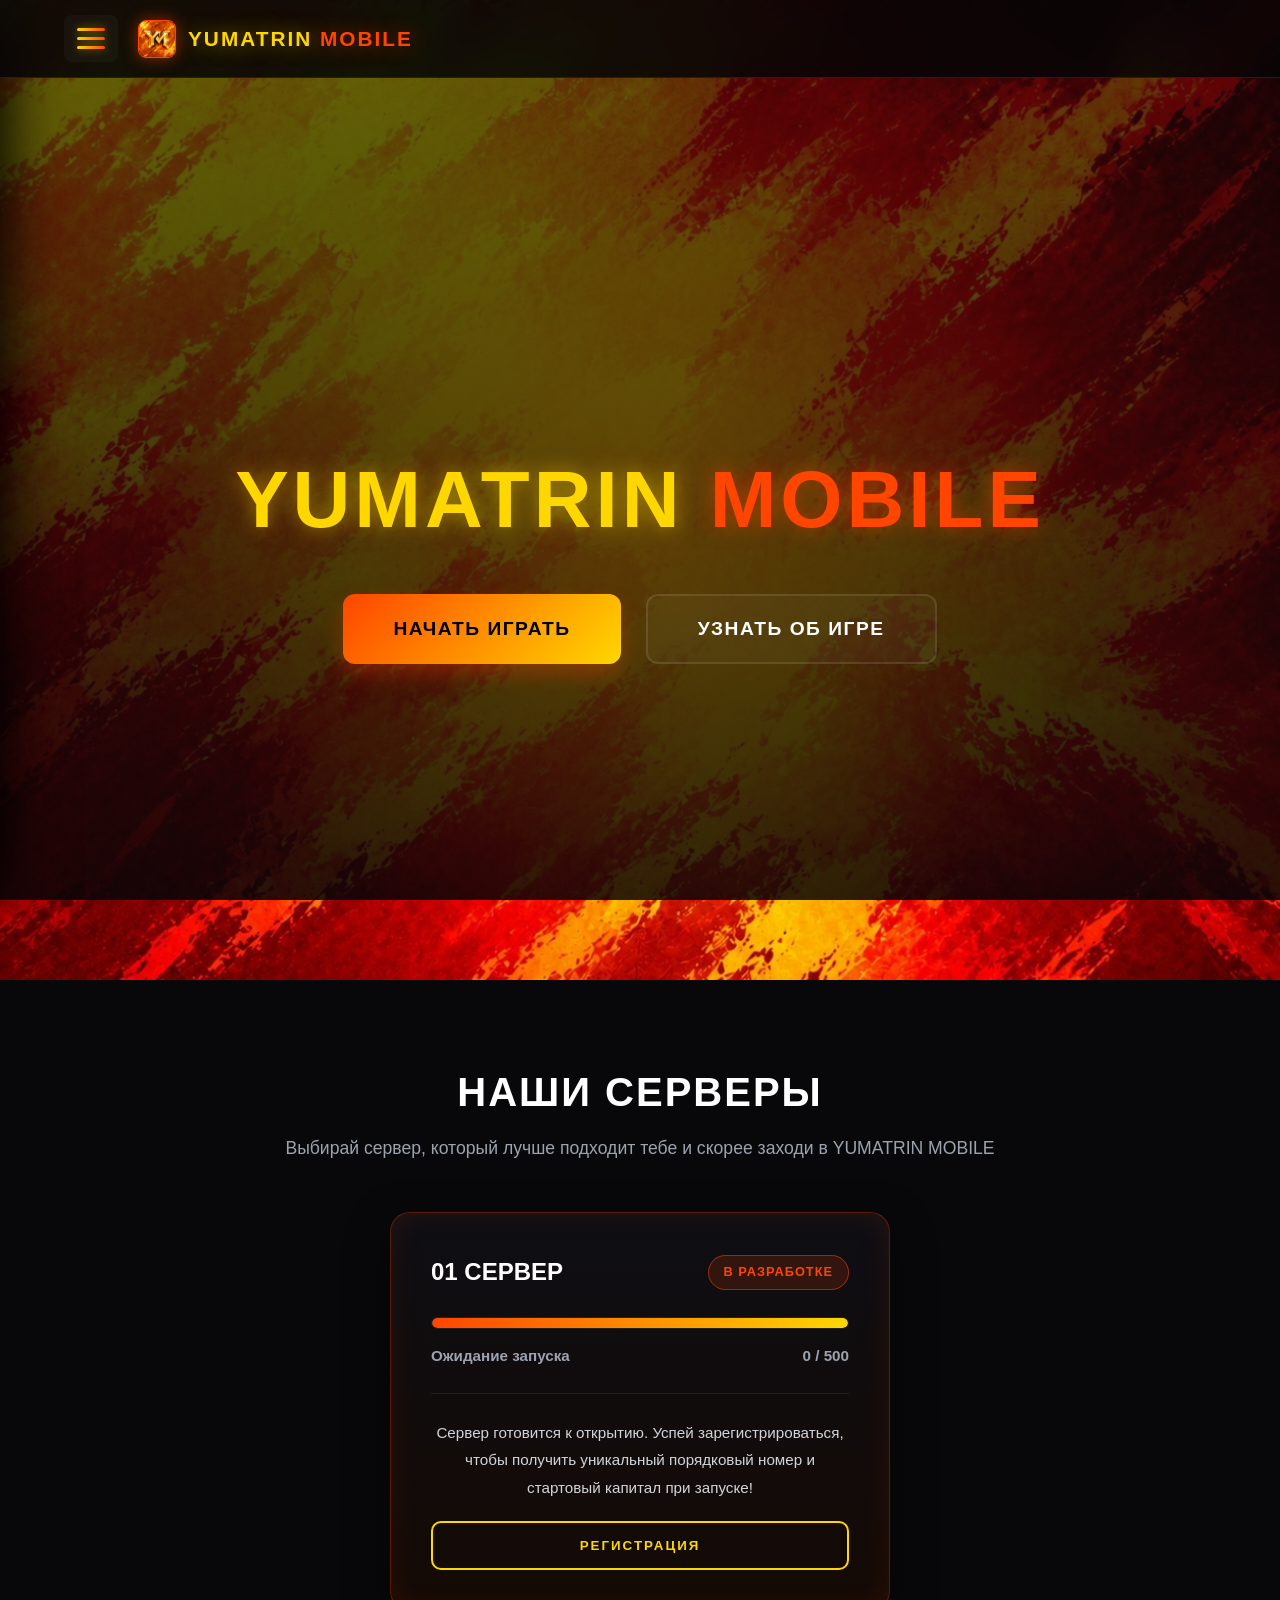
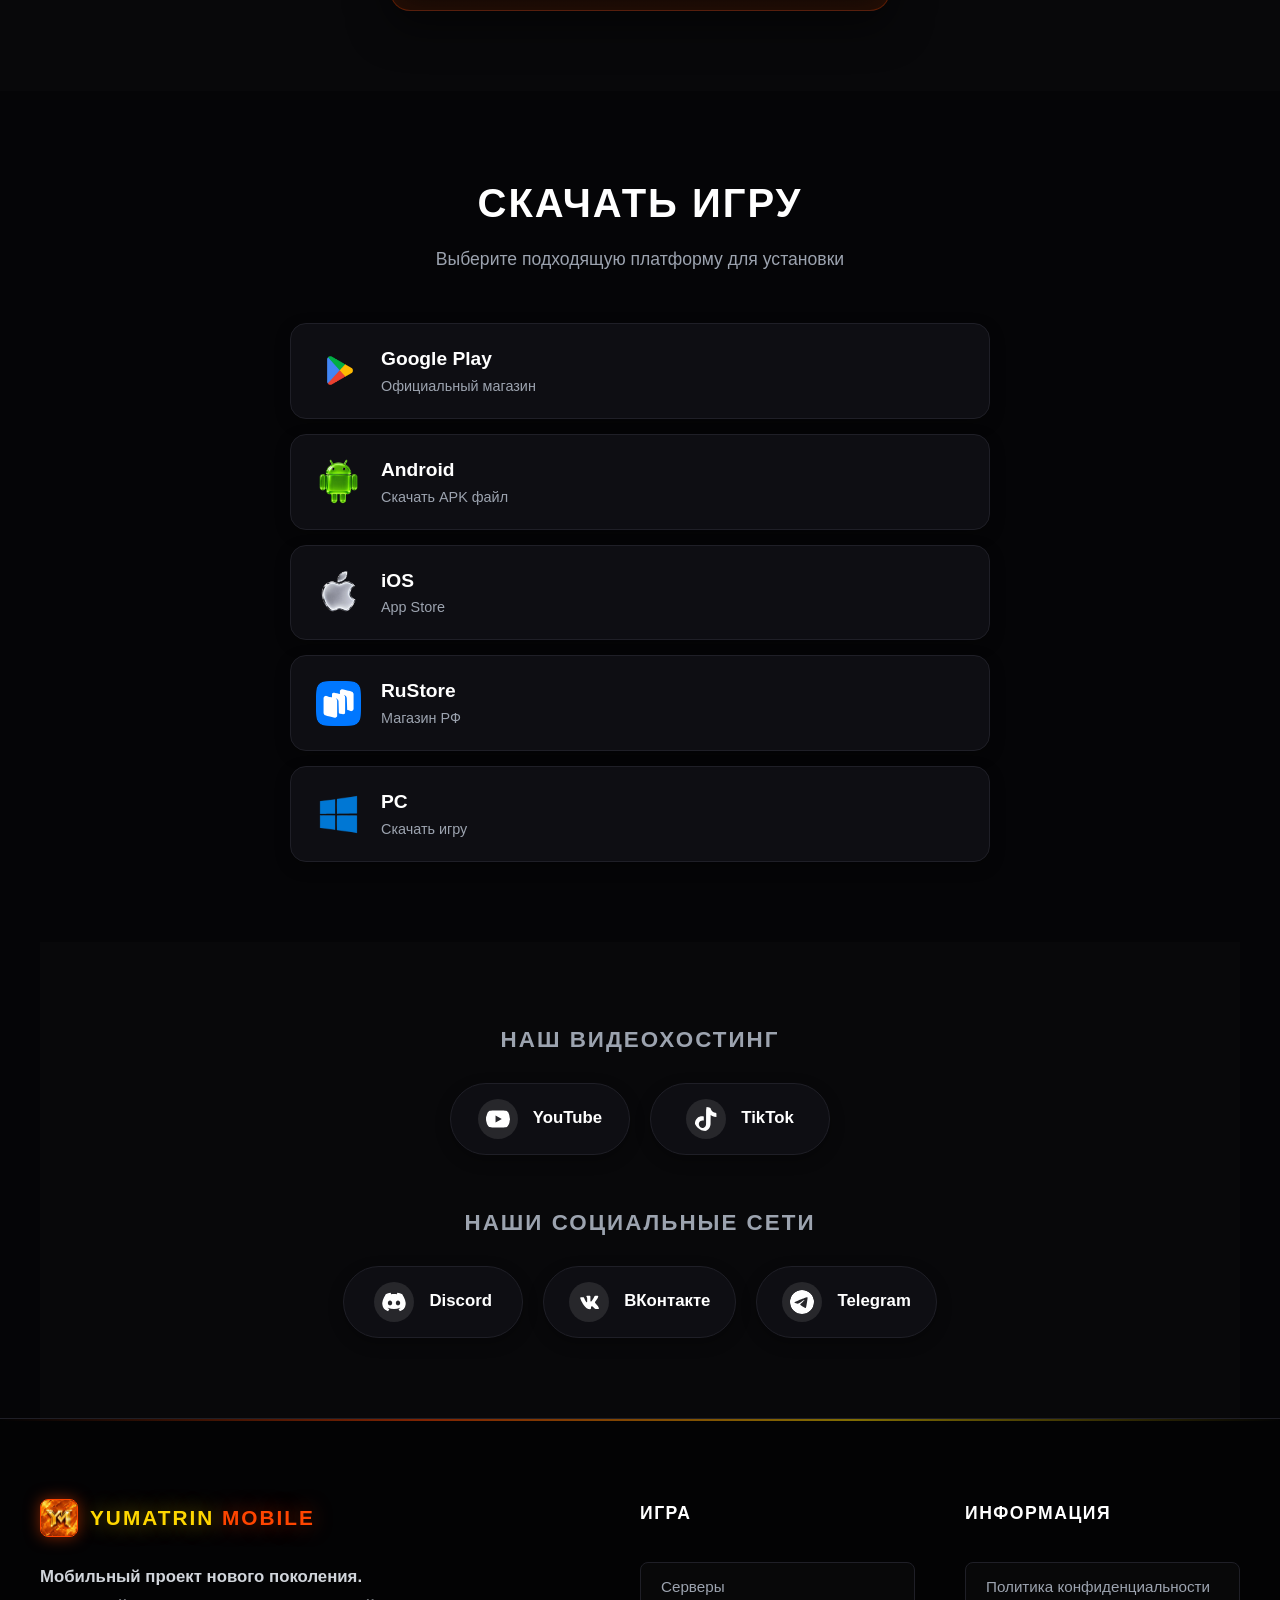
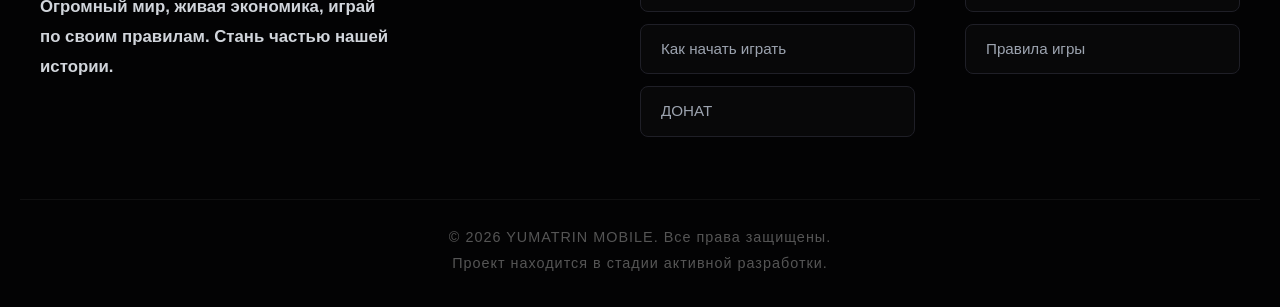
<file: index.html>
<!DOCTYPE html>
<html lang="ru" translate="no">
<head>
    <meta charset="UTF-8">
    <meta name="viewport" content="width=device-width, initial-scale=1.0">
    <title>YUMATRIN MOBILE</title>
    <link rel="stylesheet" href="style.css">
</head>
<body style="padding-top: 80px;"><div id="effects-container"></div><header>
    <div class="header-left">
        <div class="burger-menu" onclick="toggleMenu()">
            <span></span><span></span><span></span>
        </div>
        <div class="logo-container">
            <img src="IMAGE/logo.jpg" alt="YM">
            <span><span class="title-yellow">YUMATRIN</span> <span class="title-orange">MOBILE</span></span>
        </div>
    </div>
</header>

<div class="nav-menu" id="sideMenu">
    <a href="#" onclick="toggleMenu()">Главная</a>
    <a href="#servers" onclick="toggleMenu()">Серверы</a>
    <a href="#download-section" onclick="toggleMenu()">Скачать игру</a>
    <a onclick="openDonatePage(); toggleMenu();" class="menu-donate-btn">
        ДОНАТ <span class="menu-x2-badge">x2</span>
    </a>
    <a href="#socials" onclick="toggleMenu()">Соцсети</a>
    <a onclick="scrollToServersAndRegister(); toggleMenu();">Регистрация</a>
    <a href="rules.html" onclick="toggleMenu()">Правила проекта</a>
</div>

<section class="hero">
    <h1><span class="title-yellow">YUMATRIN</span> <span class="title-orange">MOBILE</span></h1>
    <div class="hero-buttons">
        <button class="hero-btn primary" onclick="openDownloadModal('start', 'Начать играть')">Начать играть</button>
        <a href="about.html" class="hero-btn secondary" style="display: flex; align-items: center; justify-content: center; text-decoration: none;">Узнать об игре</a>
    </div>
</section>

<section class="servers-section" id="servers">
    <h2 class="section-title">Наши серверы</h2>
    <p class="section-subtitle">Выбирай сервер, который лучше подходит тебе и скорее заходи в YUMATRIN MOBILE</p>
    <div class="servers-grid">
        <div class="server-card">
            <div class="server-name">01 СЕРВЕР <span>В РАЗРАБОТКЕ</span></div>
            <div class="server-bar-bg"><div class="server-bar-fill"></div></div>
            <div class="server-status"><span>Ожидание запуска</span> <span>0 / 500</span></div>
            <div class="server-note">
                Сервер готовится к открытию. Успей зарегистрироваться, чтобы получить уникальный порядковый номер и стартовый капитал при запуске!
            </div>
            <button class="btn-register" onclick="openModal('registerModal')">Регистрация</button>
        </div>
    </div>
</section>

<section class="download-section" id="download-section">
    <h2 class="section-title">Скачать игру</h2>
    <p class="section-subtitle">Выберите подходящую платформу для установки</p>

    <div class="download-list-grid">
        <div class="download-row" onclick="scrollToDownloadAndOpen('google-play', 'Google Play')">
            <img src="IMAGE/Google.Play.png" alt="Google Play">
            <div class="download-info">
                <div class="download-name">Google Play</div>
                <div class="download-desc">Официальный магазин</div>
            </div>
        </div>
        <div class="download-row" onclick="scrollToDownloadAndOpen('android', 'Android (APK)')">
            <img src="IMAGE/Android.png" alt="Android">
            <div class="download-info">
                <div class="download-name">Android</div>
                <div class="download-desc">Скачать APK файл</div>
            </div>
        </div>
        <div class="download-row" onclick="scrollToDownloadAndOpen('ios', 'iOS')">
            <img src="IMAGE/IPHONE.png" alt="iOS">
            <div class="download-info">
                <div class="download-name">iOS</div>
                <div class="download-desc">App Store</div>
            </div>
        </div>
        <div class="download-row" onclick="scrollToDownloadAndOpen('rustore', 'RuStore')">
            <img src="IMAGE/RuStore.png" alt="RuStore">
            <div class="download-info">
                <div class="download-name">RuStore</div>
                <div class="download-desc">Магазин РФ</div>
            </div>
        </div>
        <div class="download-row" onclick="scrollToDownloadAndOpen('pc', 'PC (Windows)')">
            <img src="IMAGE/WIN.png" alt="PC">
            <div class="download-info">
                <div class="download-name">PC</div>
                <div class="download-desc">Скачать игру</div>
            </div>
        </div>
    </div>
</section>

<section class="socials-wrapper" id="socials">
    <div class="social-group" style="margin-bottom: 50px;">
        <h3>Наш видеохостинг</h3>
        <div class="social-grid">
            <a href="#" class="social-card yt" onclick="scrollToDownloadAndOpen('youtube', 'YouTube канал'); return false;">
                <svg viewBox="0 0 24 24"><path d="M23.498 6.186a3.016 3.016 0 0 0-2.122-2.136C19.505 3.545 12 3.545 12 3.545s-7.505 0-9.377.505A3.017 3.017 0 0 0 .502 6.186C0 8.07 0 12 0 12s0 3.93.502 5.814a3.016 3.016 0 0 0 2.122 2.136c1.871.505 9.376.505 9.376.505s7.505 0 9.377-.505a3.015 3.015 0 0 0 2.122-2.136C24 15.93 24 12 24 12s0-3.93-.502-5.814zM9.545 15.568V8.432L15.818 12l-6.273 3.568z"/></svg>
                YouTube
            </a>
            <a href="https://www.tiktok.com/@yumatrin.mobile?_r=1&t=ZP-92i7qvPg7xO" target="_blank" rel="noopener noreferrer" class="social-card tt">
                <svg viewBox="0 0 24 24"><path d="M12.525.02c1.31-.02 2.61-.01 3.91-.02.08 1.53.63 3.09 1.75 4.17 1.12 1.11 2.7 1.62 4.24 1.79v4.03c-1.44-.05-2.89-.35-4.2-.97-.57-.26-1.1-.6-1.58-1.01-.06 2.92-.02 5.84-.07 8.76-.04 1.57-.5 3.14-1.42 4.42-1.4 1.96-3.72 3.1-6.08 3.06-2.23-.02-4.4-.95-5.95-2.5-1.45-1.45-2.23-3.42-2.17-5.46.03-2.17 1-4.27 2.69-5.64 1.71-1.38 4.05-1.85 6.15-1.21v4.17c-1.07-.34-2.26-.2-3.22.39-1.02.61-1.68 1.7-1.73 2.88-.06 1.3.55 2.57 1.55 3.35.96.74 2.23.92 3.35.49 1.04-.4 1.85-1.27 2.15-2.35.14-.51.17-1.05.17-1.58 0-4.63.03-9.26.04-13.89z"/></svg>
                TikTok
            </a>
        </div>
    </div>
    <div class="social-group">
        <h3>Наши социальные сети</h3>
        <div class="social-grid">
            <a href="https://discord.gg/HVjps9DYmQ" target="_blank" rel="noopener noreferrer" class="social-card ds">
                <svg viewBox="0 0 24 24"><path d="M20.317 4.3698a19.7913 19.7913 0 00-4.8851-1.5152.0741.0741 0 00-.0785.0371c-.211.3753-.4447.8648-.6083 1.2495-1.8447-.2762-3.68-.2762-5.4868 0-.1636-.3933-.4058-.8742-.6177-1.2495a.077.077 0 00-.0785-.037 19.7363 19.7363 0 00-4.8852 1.515.0699.0699 0 00-.0321.0277C.5334 9.0458-.319 13.5799.0992 18.0578a.0824.0824 0 00.0312.0561c2.0528 1.5076 4.0413 2.4228 5.9929 3.0294a.0777.0777 0 00.0842-.0276c.4616-.6304.8731-1.2952 1.226-1.9942a.076.076 0 00-.0416-.1057c-.6528-.2476-1.2743-.5495-1.8722-.8923a.077.077 0 01-.0076-.1277c.1258-.0943.2517-.1923.3718-.2914a.0743.0743 0 01.0776-.0105c3.9278 1.7933 8.18 1.7933 12.0614 0a.0739.0739 0 01.0785.0095c.1202.099.246.1981.3728.2924a.077.077 0 01-.0066.1276 12.2986 12.2986 0 01-1.873.8914.0766.0766 0 00-.0407.1067c.3604.698.7719 1.3628 1.225 1.9932a.076.076 0 00.0842.0286c1.961-.6067 3.9495-1.5219 6.0023-3.0294a.077.077 0 00.0313-.0552c.5004-5.177-.8382-9.6739-3.5485-13.6604a.061.061 0 00-.0312-.0286zM8.02 15.3312c-1.1825 0-2.1569-1.0857-2.1569-2.419 0-1.3332.9555-2.4189 2.157-2.4189 1.2108 0 2.1757 1.0952 2.1568 2.419 0 1.3332-.9555 2.4189-2.1569 2.4189zm7.9748 0c-1.1825 0-2.1569-1.0857-2.1569-2.419 0-1.3332.9554-2.4189 2.1569-2.4189 1.2108 0 2.1757 1.0952 2.1568 2.419 0 1.3332-.946 2.4189-2.1568 2.4189z"/></svg>
                Discord
            </a>
            <a href="https://vk.ru/yumatrin" target="_blank" rel="noopener noreferrer" class="social-card vk">
                <svg viewBox="0 0 24 24"><path d="M13.162 18.994c.609 0 .858-.406.851-1.068-.025-1.198.129-1.689.744-1.785.452-.069 1.258.502 2.386 1.894.558.708 1.003.997 1.686.997h2.278c.624 0 .928-.335.799-.982-.163-.853-1.291-2.55-2.85-4.166-1.472-1.518-1.472-1.518-.198-3.206 1.809-2.37 2.408-3.81 2.408-4.242 0-.436-.247-.614-.751-.614h-2.172c-.567 0-.832.245-1.011.704 0 0-1.01 2.505-2.432 4.112-.55.632-.861.836-1.151.836-.203 0-.341-.152-.341-.773V6.617c0-.601-.134-.878-.641-.878H9.93c-.383 0-.614.209-.614.482 0 .515.76.63.838 2.108v3.068c0 .743-.132.884-.448.884-.444 0-1.688-1.858-2.459-3.993-.259-.726-.514-.998-1.08-.998H3.917c-.568 0-.698.245-.698.704 0 .573 1.315 3.653 3.458 6.94 1.834 2.748 4.076 4.242 6.485 4.242z"/></svg>
                ВКонтакте
            </a>
            <a href="https://t.me/yumatrin" target="_blank" rel="noopener noreferrer" class="social-card tg">
                <svg viewBox="0 0 24 24"><path d="M11.944 0A12 12 0 0 0 0 12a12 12 0 0 0 12 12 12 12 0 0 0 12-12A12 12 0 0 0 12 0a12 12 0 0 0-.056 0zm4.962 7.224c.1-.002.321.023.465.14a.506.506 0 0 1 .171.325c.016.093.036.306.02.472-.18 1.898-.962 6.502-1.36 8.627-.168.9-.499 1.201-.82 1.23-.696.065-1.225-.46-1.9-.902-1.056-.693-1.653-1.124-2.678-1.8-1.185-.78-.417-1.21.258-1.91.177-.184 3.247-2.977 3.307-3.23.007-.032.014-.15-.056-.212s-.174-.041-.249-.024c-.106.024-1.793 1.14-5.061 3.345-.48.33-.913.49-1.302.48-.428-.008-1.252-.241-1.865-.44-.752-.245-1.349-.374-1.297-.789.027-.216.325-.437.893-.663 3.498-1.524 5.83-2.529 6.998-3.014 3.332-1.386 4.025-1.627 4.476-1.635z"/></svg>
                Telegram
            </a>
        </div>
    </div>
</section>

<footer id="footer">
    <div class="footer-container">
        <div class="footer-col-main">
            <div class="logo-container">
                <img src="IMAGE/logo.jpg" alt="YM">
                <span><span class="title-yellow">YUMATRIN</span> <span class="title-orange">MOBILE</span></span>
            </div>
            <p>Мобильный проект нового поколения. Огромный мир, живая экономика, играй по своим правилам. Стань частью нашей истории.</p>
        </div>
        <div class="footer-col">
            <h4>Игра</h4>
            <a href="#servers">Серверы</a>
            <a href="#download-section">Как начать играть</a>
            <a onclick="openDonatePage()">ДОНАТ</a>
        </div>
        <div class="footer-col">
            <h4>Информация</h4>
            <a href="policy.html">Политика конфиденциальности</a>
            <a href="rules.html">Правила игры</a>
        </div>
    </div>
    <div class="copyright">
        <p>&copy; 2026 YUMATRIN MOBILE. Все права защищены.<br>Проект находится в стадии активной разработки.</p>
    </div>
</footer>

<div class="donate-page" id="donatePage">
<div class="donate-hero">
    <div class="donate-badge-top">⚡ Мгновенное пополнение</div>
    <p>Выберите способ пополнения</p>
</div>
<div class="donate-choice-grid">
    <div class="donate-choice-card" onclick="showDonateStub();">
        <div class="choice-img-wrapper"><img src="IMAGE/bank.png" alt="Любое количество"></div>
        <h3>Любое количество</h3><p>Введи сумму самостоятельно</p><span class="hover-emoji">💳</span>
    </div>
    <div class="donate-choice-card" onclick="showDonateStub();">
        <div class="choice-img-wrapper"><img src="IMAGE/package.png" alt="Купить набор"></div>
        <h3>Купить набор</h3><p>Выбери готовый пакет YM</p><span class="hover-emoji">💎</span>
    </div>
</div>
<div class="donate-back-bottom">
    <button class="btn-close-page" onclick="closeDonatePage()">← Вернуться на сайт</button>
</div>
</div>

<div class="modal-overlay" id="checkoutModal">
    <div class="modal-content">
        <span class="close-btn" onclick="closeModal('checkoutModal')">&times;</span>
        <div style="text-align: center; margin-bottom: 25px;"><div style="font-size: 0.9rem; color: var(--gold); text-transform: uppercase; letter-spacing: 2px; font-weight: bold; margin-bottom: 5px;">Оформление заказа</div><h3 style="font-size: 2.2rem; margin-bottom: 0; color: var(--gold); text-shadow: 0 0 15px rgba(255,215,0,0.3);" id="checkoutAmount">1000 YM</h3></div>
        <div class="checkout-form">
            <label class="checkout-label">Выберите сервер</label><select class="checkout-input"><option>01 СЕРВЕР (В разработке)</option></select>
            <label class="checkout-label">Введите никнейм</label><input type="text" class="checkout-input" placeholder="Neon_Player" required>
            <label class="checkout-label">Электронная почта</label><input type="email" class="checkout-input" placeholder="yourmail@mail.ru" required>
            <input type="text" id="hp_field" name="hp_field" style="display:none !important" tabindex="-1" autocomplete="off">
            <label class="checkout-checkbox" style="margin-top: 15px;"><input type="checkbox" id="agreeCheckbox" onchange="togglePayBtn()"><span>Я согласен с <a href="policy.html">договором оферты</a> и <a href="policy.html">политикой конфиденциальности</a></span></label>
            <button class="modal-btn" id="payBtn" style="opacity: 0.5; pointer-events: none;" onclick="processPayment()">Оплатить <span id="checkoutPrice">300 ₽</span></button>
        </div>
    </div>
</div>

<div class="modal-overlay" id="registerModal">
    <div class="modal-content" style="max-width: 450px;">
        <span class="close-btn" onclick="closeModal('registerModal')">&times;</span>
        <h3 style="font-size: 1.8rem; margin-bottom: 20px;">Регистрация</h3>
        <div class="checkout-form">
            <label class="checkout-label">Введи игровой ник</label><input type="text" class="checkout-input" placeholder="Ник (Имя_Фамилия)" required>
            <label class="checkout-label">Укажи почту</label><input type="email" class="checkout-input" placeholder="E-mail" required>
            <label class="checkout-label">Укажи сервер</label><select class="checkout-input"><option>01 СЕРВЕР (В разработке)</option></select>
            <label class="checkout-label">Придумай пароль</label><input type="password" class="checkout-input" placeholder="Введите пароль" required>
            <label class="checkout-label">Повтори пароль</label><input type="password" class="checkout-input" placeholder="Введите пароль" required>
            <div class="fake-captcha"><div class="fake-captcha-left"><input type="checkbox" required><span>Я не робот</span></div><div class="fake-captcha-right"><strong>reCAPTCHA</strong>Privacy - Terms</div></div>
            <button class="modal-btn" onclick="showRegisterStub()">Зарегистрироваться</button>
        </div>
    </div>
</div>

<div class="modal-overlay" id="downloadModal">
    <div class="modal-content">
        <span class="close-btn" onclick="closeModal('downloadModal')">&times;</span>
        <h3 id="downloadModalTitle">Игра в разработке</h3>
        <p id="downloadModalText" style="text-align: center; color: #d1d5db; font-size: 1.1rem; margin-bottom: 20px;"></p>
        <button class="modal-btn" onclick="closeModal('downloadModal')">ОК</button>
    </div>
</div>

<script src="script.js"></script></body>
</html>
</file>
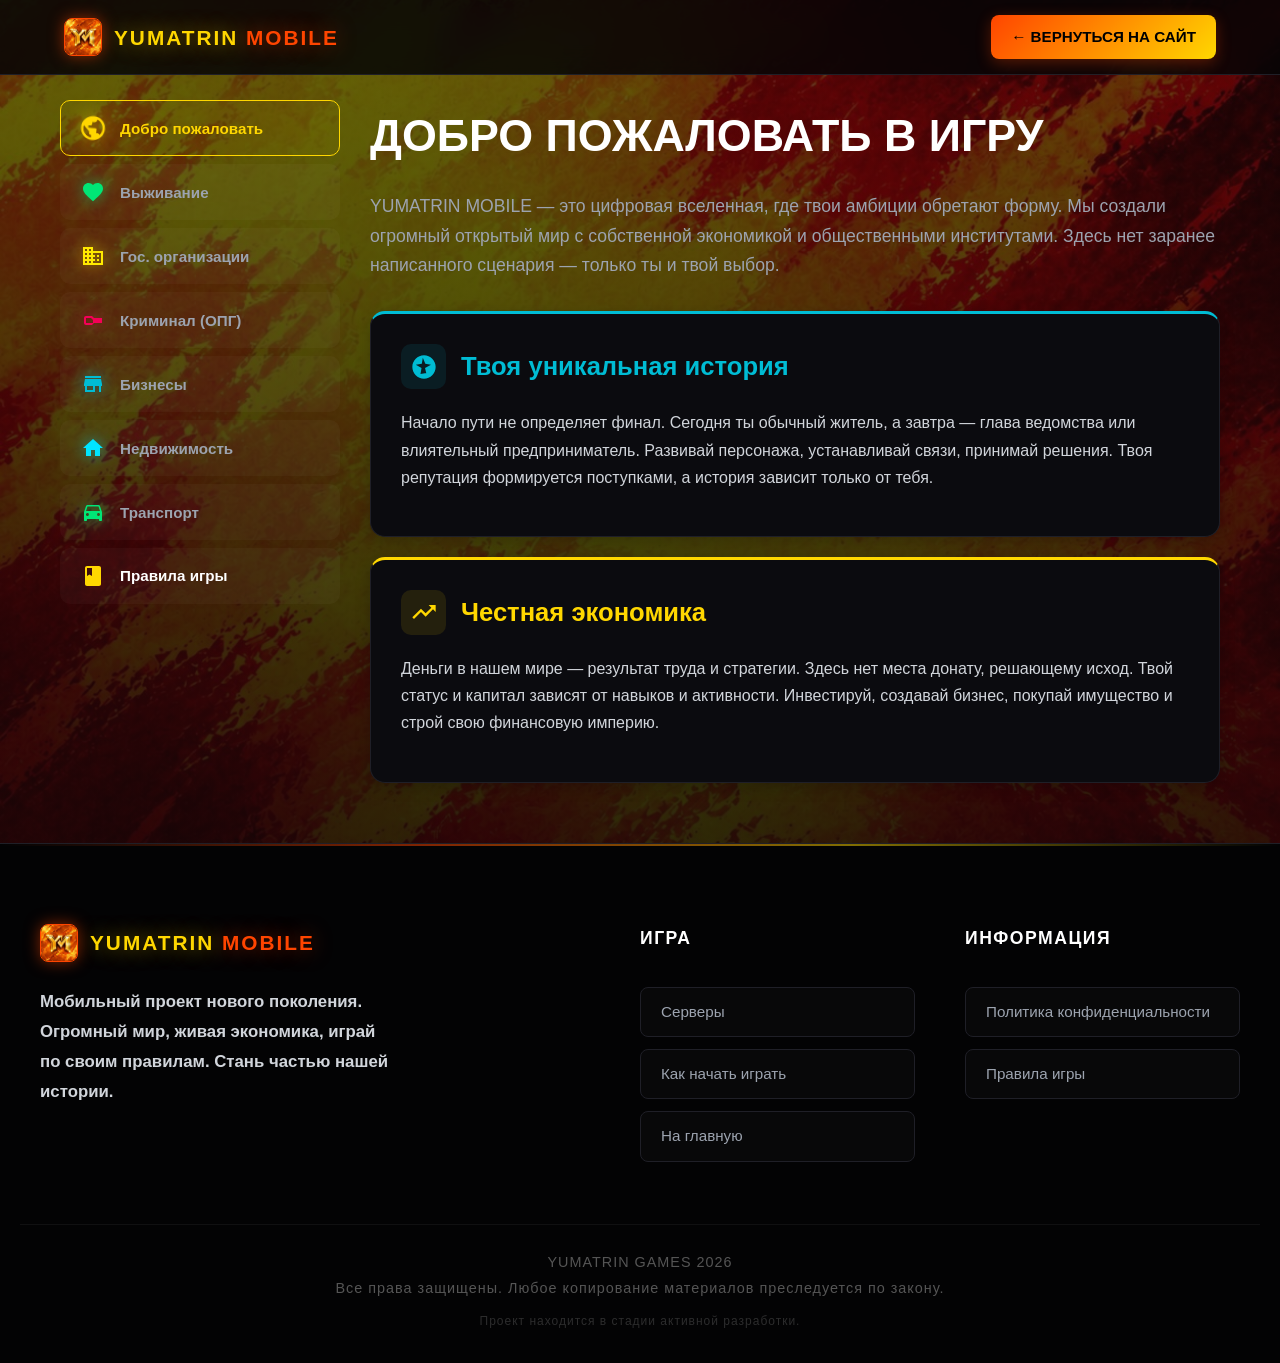
<file: about.html>
<!DOCTYPE html>
<html lang="ru" translate="no">
<head>
    <meta charset="UTF-8">
    <meta name="viewport" content="width=device-width, initial-scale=1.0">
    <title>Мир YUMATRIN MOBILE</title>
    <link rel="stylesheet" href="style.css">
</head>
<body style="padding-top: 80px;"><div id="effects-container"></div><header>
    <div class="header-left">
        <div class="logo-container">
            <img src="IMAGE/logo.jpg" alt="YM">
            <span><span class="title-yellow">YUMATRIN</span> <span class="title-orange">MOBILE</span></span>
        </div>
    </div>
    <a href="index.html" class="header-back-btn">← Вернуться на сайт</a>
</header>

<div class="world-page" style="position: relative; display: block; opacity: 1; padding-top: 20px;">
    <div class="world-container">

    <div class="world-sidebar">
        <button class="world-tab active" data-color="main" onclick="openWorldTab('tab-main', this)">
            <svg class="tab-icon" viewBox="0 0 24 24"><path d="M12 2C6.48 2 2 6.48 2 12s4.48 10 10 10 10-4.48 10-10S17.52 2 12 2zm-1 17.93c-3.95-.49-7-3.85-7-7.93 0-.62.08-1.21.21-1.79L9 15v1c0 1.1.9 2 2 2v1.93zm6.9-2.54c-.26-.81-1-1.39-1.9-1.39h-1v-3c0-.55-.45-1-1-1H8v-2h2c.55 0 1-.45 1-1V7h2c1.1 0 2-.9 2-2v-.41c2.93 1.19 5 4.06 5 7.41 0 2.08-.8 3.97-2.1 5.39z"/></svg>
            Добро пожаловать
        </button>
        <button class="world-tab" data-color="survival" onclick="openWorldTab('tab-survival', this)">
            <svg class="tab-icon" viewBox="0 0 24 24"><path d="M12 21.35l-1.45-1.32C5.4 15.36 2 12.28 2 8.5 2 5.42 4.42 3 7.5 3c1.74 0 3.41.81 4.5 2.09C13.09 3.81 14.76 3 16.5 3 19.58 3 22 5.42 22 8.5c0 3.78-3.4 6.86-8.55 11.54L12 21.35z"/></svg>
            Выживание
        </button>
        <button class="world-tab" data-color="gov" onclick="openWorldTab('tab-gov', this)">
            <svg class="tab-icon" viewBox="0 0 24 24"><path d="M12 7V3H2v18h20V7H12zM6 19H4v-2h2v2zm0-4H4v-2h2v2zm0-4H4V9h2v2zm0-4H4V5h2v2zm4 12H8v-2h2v2zm0-4H8v-2h2v2zm0-4H8V9h2v2zm0-4H8V5h2v2zm10 12h-8v-2h2v-2h-2v-2h2v-2h-2V9h8v10zm-2-8h-2v2h2v-2zm0 4h-2v2h2v-2z"/></svg>
            Гос. организации
        </button>
        <button class="world-tab" data-color="crime" onclick="openWorldTab('tab-crime', this)">
            <svg class="tab-icon" viewBox="0 0 24 24"><path d="M21 10h-8l-2-2H5c-1.1 0-2 .9-2 2v5c0 1.1.9 2 2 2h6l2-2h8v-5zm-11 5H5v-5h5l2 2v3z"/></svg>
            Криминал (ОПГ)
        </button>
        <button class="world-tab" data-color="biz" onclick="openWorldTab('tab-biz', this)">
            <svg class="tab-icon" viewBox="0 0 24 24"><path d="M20 4H4v2h16V4zm1 10v-2l-1-5H4l-1 5v2h1v6h10v-6h4v6h2v-6h1zm-9 4H6v-4h6v4z"/></svg>
            Бизнесы
        </button>
        <button class="world-tab" data-color="estate" onclick="openWorldTab('tab-estate', this)">
            <svg class="tab-icon" viewBox="0 0 24 24"><path d="M10 20v-6h4v6h5v-8h3L12 3 2 12h3v8z"/></svg>
            Недвижимость
        </button>
        <button class="world-tab" data-color="transport" onclick="openWorldTab('tab-transport', this)">
            <svg class="tab-icon" viewBox="0 0 24 24"><path d="M18.92 6.01C18.72 5.42 18.16 5 17.5 5h-11c-.66 0-1.21.42-1.42 1.01L3 12v8c0 .55.45 1 1 1h1c.55 0 1-.45 1-1v-1h12v1c0 .55.45 1 1 1h1c.55 0 1-.45 1-1v-8l-2.08-5.99zM6.5 16c-.83 0-1.5-.67-1.5-1.5S5.67 13 6.5 13s1.5.67 1.5 1.5S7.33 16 6.5 16zm11 0c-.83 0-1.5-.67-1.5-1.5s.67-1.5 1.5-1.5 1.5.67 1.5 1.5-.67 1.5-1.5 1.5zM5 11l1.5-4.5h11L19 11H5z"/></svg>
            Транспорт
        </button>
        <!-- НОВАЯ ВКЛАДКА ПРАВИЛА -->
        <a href="rules.html" class="world-tab" data-color="rules" style="text-decoration: none; color: inherit; display: flex; align-items: center; gap: 15px;">
            <svg class="tab-icon" viewBox="0 0 24 24" style="fill: #ffd700;"><path d="M18 2H6c-1.1 0-2 .9-2 2v16c0 1.1.9 2 2 2h12c1.1 0 2-.9 2-2V4c0-1.1-.9-2-2-2zM6 4h5v8l-2.5-1.5L6 12V4z"/></svg>
            Правила игры
        </a>
    </div>

    <div class="world-content-area">
        <!-- ... (Контент вкладок оставляем как был, он не меняется) ... -->
        <div class="world-content active" id="tab-main">
            <h1 class="world-title neon-text-yellow">Добро пожаловать в игру</h1>
            <p class="world-text"><span class="c-gold">YUMATRIN MOBILE</span> — это цифровая вселенная, где твои амбиции обретают форму. Мы создали огромный открытый мир с собственной экономикой и общественными институтами. Здесь нет заранее написанного сценария — только ты и твой выбор.</p>
            <div class="world-info-card card-biz hover-glow scroll-reveal" style="margin-bottom: 20px;">
                <div class="card-header"><div class="card-icon floating-icon"><svg viewBox="0 0 24 24"><path d="M12 2C6.48 2 2 6.48 2 12s4.48 10 10 10 10-4.48 10-10S17.52 2 12 2zm2.12 15.12L9 18l.88-5.12L5 10l5.12-.88L11 4l2.12 5.12L18 10l-5.12 2.88L14.12 18z"/></svg></div><h3>Твоя уникальная история</h3></div>
                <p>Начало пути не определяет финал. Сегодня ты обычный житель, а завтра — глава ведомства или влиятельный предприниматель. Развивай персонажа, устанавливай связи, принимай решения. Твоя репутация формируется поступками, а история зависит только от тебя.</p>
            </div>
            <div class="world-info-card card-gov hover-glow scroll-reveal">
                <div class="card-header"><div class="card-icon floating-icon" style="animation-delay: 0.5s;"><svg viewBox="0 0 24 24"><path d="M16 6l2.29 2.29-4.88 4.88-4-4L2 16.59 3.41 18l6-6 4 4 6.3-6.29L22 12V6z"/></svg></div><h3>Честная экономика</h3></div>
                <p>Деньги в нашем мире — результат труда и стратегии. Здесь <span class="c-gold">нет места донату, решающему исход</span>. Твой статус и капитал зависят от навыков и активности. Инвестируй, создавай бизнес, покупай имущество и строй свою финансовую империю.</p>
            </div>
        </div>

        <div class="world-content" id="tab-survival">
            <h1 class="world-title neon-text-green">Система выживания</h1>
            <p class="world-text">Даже в виртуальном мире не получится бежать вечно. Наша система заставляет следить за физическим состоянием персонажа. У каждого игрока есть <span class="c-survival">4 жизненно важных показателя</span>.</p>
            <div class="world-card-grid">
                <div class="world-info-card card-survival hover-glow scroll-reveal">
                    <div class="card-header"><div class="card-icon floating-icon"><svg viewBox="0 0 24 24"><path d="M11 9H9V2H7v7H5V2H3v7c0 2.12 1.66 3.84 3.75 3.97V22h2.5v-9.03C11.34 12.84 13 11.12 13 9V2h-2v7zm5-3v8h2.5v8H21V2c-2.76 0-5 2.24-5 4z"/></svg></div><h3>Голод и Жажда</h3></div>
                    <p>У каждого игрока есть шкала сытости и водного баланса. Если вы давно не ели и не пили, ваши показатели начинают падать. Чтобы восстановить силы, посещайте кафе, рестораны или покупайте еду в магазинах. Свежая еда дает не только сытость, но и полезные усиления.</p>
                    <div class="stat-box">
                        <div class="stat-item">⚡ +5% к выносливости <span>(Кофе)</span></div>
                        <div class="stat-item">🏃 +2% к скорости бега <span>(Энергетик)</span></div>
                        <div class="stat-item">🎯 +2% к меткости <span>(Горячий обед)</span></div>
                    </div>
                </div>
                <div class="world-info-card card-survival hover-glow scroll-reveal">
                    <div class="card-header"><div class="card-icon floating-icon" style="animation-delay: 0.3s;"><svg viewBox="0 0 24 24"><path d="M12 2C6.48 2 2 6.48 2 12s4.48 10 10 10 10-4.48 10-10S17.52 2 12 2zm1 15h-2v-2h2v2zm0-4h-2V7h2v6z"/></svg></div><h3>Штрафы при истощении</h3></div>
                    <p>Если шкала Голода или Жажды падает до нуля, вы начинаете получать урон. <span class="c-survival">Каждые 20 секунд</span> у вас отнимается <span class="c-survival">-1 HP</span>, пока вы не утолите голод.</p>
                    <p><strong>Внимание:</strong> Броня не спасет от истощения. Даже суперпрочный бронежилет (100 брони) не защитит вас от смерти, когда здоровье (HP) упадет до 0. Следите за собой!</p>
                </div>
                <div class="world-info-card card-survival hover-glow scroll-reveal">
                    <div class="card-header"><div class="card-icon floating-icon" style="animation-delay: 0.6s;"><svg viewBox="0 0 24 24"><path d="M12 1L3 5v6c0 5.55 3.84 10.74 9 12 5.16-1.26 9-6.45 9-12V5l-9-4z"/></svg></div><h3>Здоровье и Броня</h3></div>
                    <p>Максимальный запас здоровья — <span class="c-survival">100 HP</span>. Максимальный запас брони — <span class="c-survival">100 единиц</span>.</p>
                    <p>Броня впитывает урон от пуль и ножей. Где её достать?</p>
                    <ul>
                        <li>Выдается сотрудникам <b>силовых госструктур</b>.</li>
                        <li>Доступна в арсеналах <b>криминальных организаций</b>.</li>
                        <li>Продается в специализированных <b>бизнесах</b>.</li>
                        <li>Выпадает с <b>глобальных ивентов</b>.</li>
                    </ul>
                </div>
            </div>
        </div>

        <div class="world-content" id="tab-gov">
            <h1 class="world-title neon-text-yellow">Государственные организации</h1>
            <p class="world-text">Строгая иерархия, дисциплина и защита интересов города. Здесь ты сможешь построить карьеру от рядового сотрудника до главы ведомства.</p>
            <div class="world-card-grid">
                <div class="world-info-card card-gov hover-glow scroll-reveal">
                    <div class="card-header"><div class="card-icon floating-icon"><svg viewBox="0 0 24 24"><path d="M12 7V3H2v18h20V7H12zM6 19H4v-2h2v2zm0-4H4v-2h2v2zm0-4H4V9h2v2zm0-4H4V5h2v2zm4 12H8v-2h2v2zm0-4H8v-2h2v2zm0-4H8V9h2v2zm0-4H8V5h2v2zm10 12h-8v-2h2v-2h-2v-2h2v-2h-2V9h8v10zm-2-8h-2v2h2v-2zm0 4h-2v2h2v-2z"/></svg></div><h3>Правительство</h3></div>
                    <p>Высший орган управления городом, определяющий вектор развития государства. Издает законы, распределяет бюджет, контролирует работу ведомств. Здесь вершат правосудие <span class="c-gov">судьи, адвокаты и мэры</span>.</p>
                    <span class="principles">Принципы: законность, ответственность, дисциплина.</span>
                </div>
                <div class="world-info-card card-fsb hover-glow scroll-reveal">
                    <div class="card-header"><div class="card-icon floating-icon" style="animation-delay: 0.2s;"><svg viewBox="0 0 24 24"><path d="M12 1L3 5v6c0 5.55 3.84 10.74 9 12 5.16-1.26 9-6.45 9-12V5l-9-4z"/></svg></div><h3>ФСБ (Федеральная служба безопасности)</h3></div>
                    <p>Элитное силовое ведомство, стоящее на страже государственной безопасности. Борьба с особо опасными преступниками, коррупцией и шпионажем. Проводят спецоперации и закрытые проверки.</p>
                    <p>Служба требует аналитического склада ума и выдержки. Пройти <span class="c-fsb">строгий отбор</span> могут только лучшие из лучших.</p>
                    <span class="principles">Принципы: безопасность, конфиденциальность, профессионализм.</span>
                </div>
                <div class="world-info-card card-mvd hover-glow scroll-reveal">
                    <div class="card-header"><div class="card-icon floating-icon" style="animation-delay: 0.4s;"><svg viewBox="0 0 24 24"><path d="M12 17.27L18.18 21l-1.64-7.03L22 9.24l-7.19-.61L12 2 9.19 8.63 2 9.24l5.46 4.73L5.82 21z"/></svg></div><h3>МВД (Министерство внутренних дел)</h3></div>
                    <p>Основная правоохранительная структура, обеспечивающая порядок на улицах. Патрулирование, погони, задержания нарушителей. Включает в себя ППС и ДПС.</p>
                    <p>Сотрудники обязаны знать законы и уметь действовать в стрессовых ситуациях. МВД тесно взаимодействует с ФСБ и МЗ.</p>
                    <span class="principles">Принципы: безопасность граждан, защита порядка.</span>
                </div>
                <div class="world-info-card card-vch hover-glow scroll-reveal">
                    <div class="card-header"><div class="card-icon floating-icon" style="animation-delay: 0.6s;"><svg viewBox="0 0 24 24"><path d="M11.99 2C6.47 2 2 6.48 2 12s4.47 10 9.99 10C17.52 22 22 17.52 22 12S17.52 2 11.99 2zm4.24 16L12 15.45 7.77 18l1.12-4.81-3.73-3.23 4.92-.42L12 5l1.92 4.53 4.92.42-3.73 3.23L16.23 18z"/></svg></div><h3>ВЧ (Воинская часть)</h3></div>
                    <p>Структурное подразделение, обеспечивающее военную безопасность. Охрана стратегических объектов и содействие правоохранительным органам в экстренных ситуациях.</p>
                    <p>Военнослужащие участвуют в учениях и спецоперациях. В их обязанности входит строгое соблюдение устава.</p>
                    <span class="principles">Принципы: воинский долг, честь, защита государства.</span>
                </div>
                <div class="world-info-card card-mz hover-glow scroll-reveal">
                    <div class="card-header"><div class="card-icon floating-icon" style="animation-delay: 0.8s;"><svg viewBox="0 0 24 24"><path d="M19 3H5c-1.1 0-1.99.9-1.99 2L3 19c0 1.1.9 2 2 2h14c1.1 0 2-.9 2-2V5c0-1.1-.9-2-2-2zm-1 11h-4v4h-4v-4H6v-4h4V6h4v4h4v4z"/></svg></div><h3>МЗ (Министерство здравоохранения)</h3></div>
                    <p>Ключевая гражданская служба, спасающая жизни. Сотрудники работают в скорой помощи и больницах, реагируя на ДТП и конфликты. Выдают медсправки.</p>
                    <p>В задачи медиков входит оказание первой помощи и хирургия. Работа требует высокой стрессоустойчивости.</p>
                    <span class="principles">Принципы: спасение жизней, оперативность.</span>
                </div>
                <div class="world-info-card card-smi hover-glow scroll-reveal">
                    <div class="card-header"><div class="card-icon floating-icon" style="animation-delay: 1s;"><svg viewBox="0 0 24 24"><path d="M20 2H4c-1.1 0-1.99.9-1.99 2L2 22l4-4h14c1.1 0 2-.9 2-2V4c0-1.1-.9-2-2-2zm-7 12h-2v-2h2v2zm0-4h-2V6h2v4z"/></svg></div><h3>СМИ (Средства массовой информации)</h3></div>
                    <p>Информационная организация, освещающая жизнь города. СМИ связывает государство и население. Журналисты берут интервью и делают репортажи.</p>
                    <p>Сотрудники создают ролевые сюжеты. Работа требует креативности и грамотности.</p>
                    <span class="principles">Принципы: достоверность, объективность.</span>
                </div>
            </div>
        </div>

        <div class="world-content" id="tab-crime">
            <h1 class="world-title neon-text-red">Криминальные организации</h1>
            <p class="world-text">Теневая сторона города. Здесь правят деньги, сила и хитрость. Выбирай свою семью и защищай её интересы любой ценой.</p>
            <div class="world-card-grid">
                <div class="world-info-card card-malina hover-glow scroll-reveal">
                    <div class="card-header"><div class="card-icon floating-icon"><svg viewBox="0 0 24 24"><path d="M12 2C8.13 2 5 5.13 5 9c0 2.38 1.19 4.47 3 5.74V17c0 .55.45 1 1 1h6c.55 0 1-.45 1-1v-2.26c1.81-1.27 3-3.36 3-5.74 0-3.87-3.13-7-7-7zm-2 12v-2h4v2h-4z"/></svg></div><h3>Малиновское ОПГ</h3></div>
                    <p>Одна из старейших и уважаемых группировок. Славится традициями и жесткой дисциплиной. Участники чтят субординацию и верность коллективу.</p>
                    <p>Каждый должен понимать своё место и осознавать ответственность за действия. Предпочитают решать вопросы <span class="c-crime">"по-своему"</span>.</p>
                </div>
                <div class="world-info-card card-kurgan hover-glow scroll-reveal">
                    <div class="card-header"><div class="card-icon floating-icon" style="animation-delay: 0.3s;"><svg viewBox="0 0 24 24"><path d="M21 10h-8l-2-2H5c-1.1 0-2 .9-2 2v5c0 1.1.9 2 2 2h6l2-2h8v-5zm-11 5H5v-5h5l2 2v3z"/></svg></div><h3>Курганское ОПГ</h3></div>
                    <p>Дерзкая банда, готовая принимать вызовы. Стремятся расширять влияние и демонстрировать силу. Ставка на решительность и быструю реакцию.</p>
                    <p>Успех зависит не только от силы, но и от организованности. В их рядах <span style="color: var(--c-kurgan); font-weight:bold;">много отчаянных</span>.</p>
                </div>
                <div class="world-info-card card-talnov hover-glow scroll-reveal">
                    <div class="card-header"><div class="card-icon floating-icon" style="animation-delay: 0.6s;"><svg viewBox="0 0 24 24"><path d="M14.5 2.5L19 7l-2.1 2.1-4.5-4.5L14.5 2.5zM2 22l7-7-2.1-2.1-7 7L2 22zM8 14l2 2 6-6-2-2-6 6z"/></svg></div><h3>Тальновское ОПГ</h3></div>
                    <p>Прагматичный подход к деятельности. Решают вопросы без лишнего внимания. Тщательно оценивают обстановку и анализируют конкурентов.</p>
                    <p>Уделяют внимание подготовке кадров и конфиденциальности. Действуют скрытно, <span style="color: var(--c-talnov); font-weight:bold;">чужими руками</span>.</p>
                </div>
                <div class="world-info-card card-sormovo hover-glow scroll-reveal">
                    <div class="card-header"><div class="card-icon floating-icon" style="animation-delay: 0.9s;"><svg viewBox="0 0 24 24"><path d="M11.8 10.9c-2.27-.59-3-1.2-3-2.15 0-1.09 1.01-1.85 2.7-1.85 1.78 0 2.44.85 2.5 2.1h2.21c-.07-1.72-1.12-3.3-3.21-3.81V3h-3v2.16c-1.94.42-3.5 1.68-3.5 3.61 0 2.31 1.91 3.46 4.7 4.13 2.5.6 3 1.48 3 2.41 0 .69-.49 1.79-2.7 1.79-2.06 0-2.87-.92-2.98-2.1h-2.2c.12 2.19 1.76 3.42 3.68 3.83V21h3v-2.15c1.95-.37 3.5-1.5 3.5-3.55 0-2.84-2.43-3.81-4.7-4.4z"/></svg></div><h3>Сормовское ОПГ</h3></div>
                    <p>Организованная группировка, контролирующая портовую зону. Развивают деловые связи и проводят масштабные мероприятия. Умеют <span style="color: var(--c-sormovo); font-weight:bold;">договариваться</span>.</p>
                    <p>Участвуют в сюжетах о контрабанде и развивают внутреннюю экономику.</p>
                </div>
            </div>
        </div>

        <div class="world-content" id="tab-biz">
            <h1 class="world-title neon-text-blue">Бизнесы</h1>
            <p class="world-text">Открой собственное дело и зарабатывай. Ты можешь стать владельцем элитного ресторана или сети магазинов, которая будет кормить уставших полицейских.</p>
            <div class="world-card-grid">
                <div class="world-info-card card-biz hover-glow scroll-reveal">
                    <div class="card-header"><div class="card-icon floating-icon"><svg viewBox="0 0 24 24"><path d="M20 4H4v2h16V4zm1 10v-2l-1-5H4l-1 5v2h1v6h10v-6h4v6h2v-6h1zm-9 4H6v-4h6v4z"/></svg></div><h3>Магазины и кафе</h3></div>
                    <p>Открой магазин продуктов, уютное кафе или престижный ресторан. Нанимай сотрудников и развивай бизнес. Получай прибыль, расширяй ассортимент и создавай сеть.</p>
                    <span class="biz-subtitle" style="color: var(--c-biz); font-weight:bold; margin-bottom:10px; display:block;">Доступные направления:</span>
                    <ul>
                        <li><span class="c-biz">Продуктовые магазины</span> — продажа товаров повседневного спроса. Утоляет голод.</li>
                        <li><span class="c-biz">Кофейни</span> — уютное место. Кофе дает бафф <b>+5% к выносливости</b>.</li>
                        <li><span class="c-biz">Кафе быстрого питания</span> — быстрый перекус и бафф <b>+2% к скорости</b>.</li>
                        <li><span class="c-biz">Рестораны</span> — расширенное меню. Обед дает бафф <b>+2% к меткости</b>.</li>
                    </ul>
                </div>
            </div>
        </div>

        <div class="world-content" id="tab-estate">
            <h1 class="world-title neon-text-blue">Недвижимость</h1>
            <p class="world-text">Инвестируй деньги в квадратные метры. Цены зависят от экономики сервера. Выбирай жилье под свой статус.</p>
            <div class="world-card-grid">
                <div class="world-info-card card-estate-apt hover-glow scroll-reveal">
                    <div class="card-header"><div class="card-icon floating-icon"><svg viewBox="0 0 24 24"><path d="M17 11V3H7v4H3v14h8v-4h2v4h8V11h-4zM7 19H5v-2h2v2zm0-4H5v-2h2v2zm0-4H5V9h2v2zm4 4H9v-2h2v2zm0-4H9V9h2v2zm0-4H9V5h2v2zm4 8h-2v-2h2v2zm0-4h-2V9h2v2zm0-4h-2V5h2v2zm4 12h-2v-2h2v2zm0-4h-2v-2h2v2z"/></svg></div><h3>Квартиры</h3></div>
                    <div class="price-tag">От 100 000 до 5 000 000</div>
                    <p>Идеальный старт для каждого. Снимите уютную студию или купите просторную квартиру в центре города с видом на небоскребы. Обставляйте её мебелью по своему вкусу.</p>
                </div>
                <div class="world-info-card card-estate-eco hover-glow scroll-reveal">
                    <div class="card-header"><div class="card-icon floating-icon" style="animation-delay: 0.3s;"><svg viewBox="0 0 24 24"><path d="M10 20v-6h4v6h5v-8h3L12 3 2 12h3v8z"/></svg></div><h3>Дома (Эконом-класс)</h3></div>
                    <div class="price-tag">От 3 000 000 до 15 000 000</div>
                    <p>Небольшой, но уютный домик за городом. Идеальный вариант для тех, кто устал от городской суеты. Имеется небольшой двор и гараж для вашего первого авто.</p>
                </div>
                <div class="world-info-card card-estate-mid hover-glow scroll-reveal">
                    <div class="card-header"><div class="card-icon floating-icon" style="animation-delay: 0.6s;"><svg viewBox="0 0 24 24"><path d="M19 9.3V4h-3v2.6L12 3 2 12h3v8h5v-6h4v6h5v-8h3L19 9.3zm-5-2.9h1v2.9l-1-1V6.4z"/></svg></div><h3>Дома (Средний класс)</h3></div>
                    <div class="price-tag">От 10 000 000 до 30 000 000</div>
                    <p>Просторные двухэтажные коттеджи в престижных районах. Огороженная территория, современный ремонт и вместительный гараж на несколько машин.</p>
                </div>
                <div class="world-info-card card-estate-elite hover-glow scroll-reveal">
                    <div class="card-header"><div class="card-icon floating-icon" style="animation-delay: 0.9s;"><svg viewBox="0 0 24 24"><path d="M12 3L4 9v12h16V9l-8-6zm2 14h-4v-4h4v4zm4-6h-2v2h-2v-2h-4v2H8v-2H6V9.6l6-4.5 6 4.5V11z"/></svg></div><h3>Дома (Элитный класс)</h3></div>
                    <div class="price-tag">От 45 000 000 до 150 000 000</div>
                    <p>Роскошные особняки, венчающие элитные районы. Личный бассейн, огромный участок и панорамные окна. Владение таким домом — прямое доказательство вашего статуса.</p>
                </div>
            </div>
        </div>

        <div class="world-content" id="tab-transport">
            <h1 class="world-title neon-text-green">Транспорт и Автосалоны</h1>
            <p class="world-text">Выбирай транспорт на любой вкус. Покупай машины в салонах, собирай собственный автопарк и выделяйся на дорогах города.</p>
            <div class="world-card-grid">
                <div class="world-info-card card-trans-eco hover-glow scroll-reveal">
                    <div class="card-header"><div class="card-icon floating-icon"><svg viewBox="0 0 24 24"><path d="M18.92 6.01C18.72 5.42 18.16 5 17.5 5h-11c-.66 0-1.21.42-1.42 1.01L3 12v8c0 .55.45 1 1 1h1c.55 0 1-.45 1-1v-1h12v1c0 .55.45 1 1 1h1c.55 0 1-.45 1-1v-8l-2.08-5.99zM6.5 16c-.83 0-1.5-.67-1.5-1.5S5.67 13 6.5 13s1.5.67 1.5 1.5S7.33 16 6.5 16zm11 0c-.83 0-1.5-.67-1.5-1.5s.67-1.5 1.5-1.5 1.5.67 1.5 1.5-.67 1.5-1.5 1.5zM5 11l1.5-4.5h11L19 11H5z"/></svg></div><h3>Эконом-класс</h3></div>
                    <div class="price-tag">От 150 000</div>
                    <p>Доступные автомобили (Lada, Ford) для повседневных поездок и начинающих водителей. Идеальный выбор для старта. Низкая маржа, но огромный поток клиентов.</p>
                </div>
                <div class="world-info-card card-trans-mid hover-glow scroll-reveal">
                    <div class="card-header"><div class="card-icon floating-icon" style="animation-delay: 0.3s;"><svg viewBox="0 0 24 24"><path d="M20 8h-3V4H3c-1.1 0-2 .9-2 2v11h2c0 1.66 1.34 3 3 3s3-1.34 3-3h6c0 1.66 1.34 3 3 3s3-1.34 3-3h2v-5l-3-4zM6 18.5c-.83 0-1.5-.67-1.5-1.5s.67-1.5 1.5-1.5 1.5.67 1.5 1.5-.67 1.5-1.5 1.5zm13.5-9l1.96 2.5H17V9.5h2.5zm-1.5 9c-.83 0-1.5-.67-1.5-1.5s.67-1.5 1.5-1.5 1.5.67 1.5 1.5-.67 1.5-1.5 1.5z"/></svg></div><h3>Средний класс</h3></div>
                    <div class="price-tag">От 1 500 000</div>
                    <p>Практичные и комфортные автомобили (Toyota, Kia) для широкого круга покупателей. Отличный баланс между ценой и качеством. Стабильный спрос и хорошая прибыль.</p>
                </div>
                <div class="world-info-card card-trans-premium hover-glow scroll-reveal">
                    <div class="card-header"><div class="card-icon floating-icon" style="animation-delay: 0.6s;"><svg viewBox="0 0 24 24"><path d="M21.82 12.56l-1.42-5.06C20.18 6.6 19.43 6 18.55 6H5.45c-.88 0-1.63.6-1.85 1.5l-1.42 5.06C2.07 13.02 2 13.48 2 13.96V19c0 .55.45 1 1 1h1v1c0 .55.45 1 1 1h1c.55 0 1-.45 1-1v-1h10v1c0 .55.45 1 1 1h1c.55 0 1-.45 1-1v-1h1c.55 0 1-.45 1-1v-5.04c0-.48-.07-.94-.18-1.4zM6.5 17c-.83 0-1.5-.67-1.5-1.5S5.67 14 6.5 14s1.5.67 1.5 1.5S7.33 17 6.5 17zm11 0c-.83 0-1.5-.67-1.5-1.5s.67-1.5 1.5-1.5 1.5.67 1.5 1.5-.67 1.5-1.5 1.5zM5 12l1.5-4.5h11L19 12H5z"/></svg></div><h3>Премиум-класс</h3></div>
                    <div class="price-tag">От 8 000 000</div>
                    <p>Дорогие модели (BMW, Audi, Lamborghini) для требовательных клиентов. Показывает статус владельца. Огромная маржа, но редкие продажи.</p>
                </div>
            </div>
        </div>
    </div>
</div>
</div>

<footer id="footer">
    <div class="footer-container">
        <div class="footer-col-main">
            <div class="logo-container">
                <img src="IMAGE/logo.jpg" alt="YM">
                <span><span class="title-yellow">YUMATRIN</span> <span class="title-orange">MOBILE</span></span>
            </div>
            <p>Мобильный проект нового поколения. Огромный мир, живая экономика, играй по своим правилам. Стань частью нашей истории.</p>
        </div>
        <div class="footer-col">
            <h4>Игра</h4>
            <a href="index.html#servers">Серверы</a>
            <a href="index.html#download-section">Как начать играть</a>
            <a href="index.html">На главную</a>
        </div>
        <div class="footer-col">
            <h4>Информация</h4>
            <a href="policy.html">Политика конфиденциальности</a>
            <a href="rules.html">Правила игры</a>
        </div>
    </div>
    <div class="copyright">
        <div class="footer-watermark">YUMATRIN GAMES 2026</div>
        <p>Все права защищены. Любое копирование материалов преследуется по закону.</p>
        <p style="margin-top: 10px; font-size: 0.75rem; opacity: 0.5;">Проект находится в стадии активной разработки.</p>
    </div>
</footer>

<script src="script.js"></script>
</body>
</html>
</file>
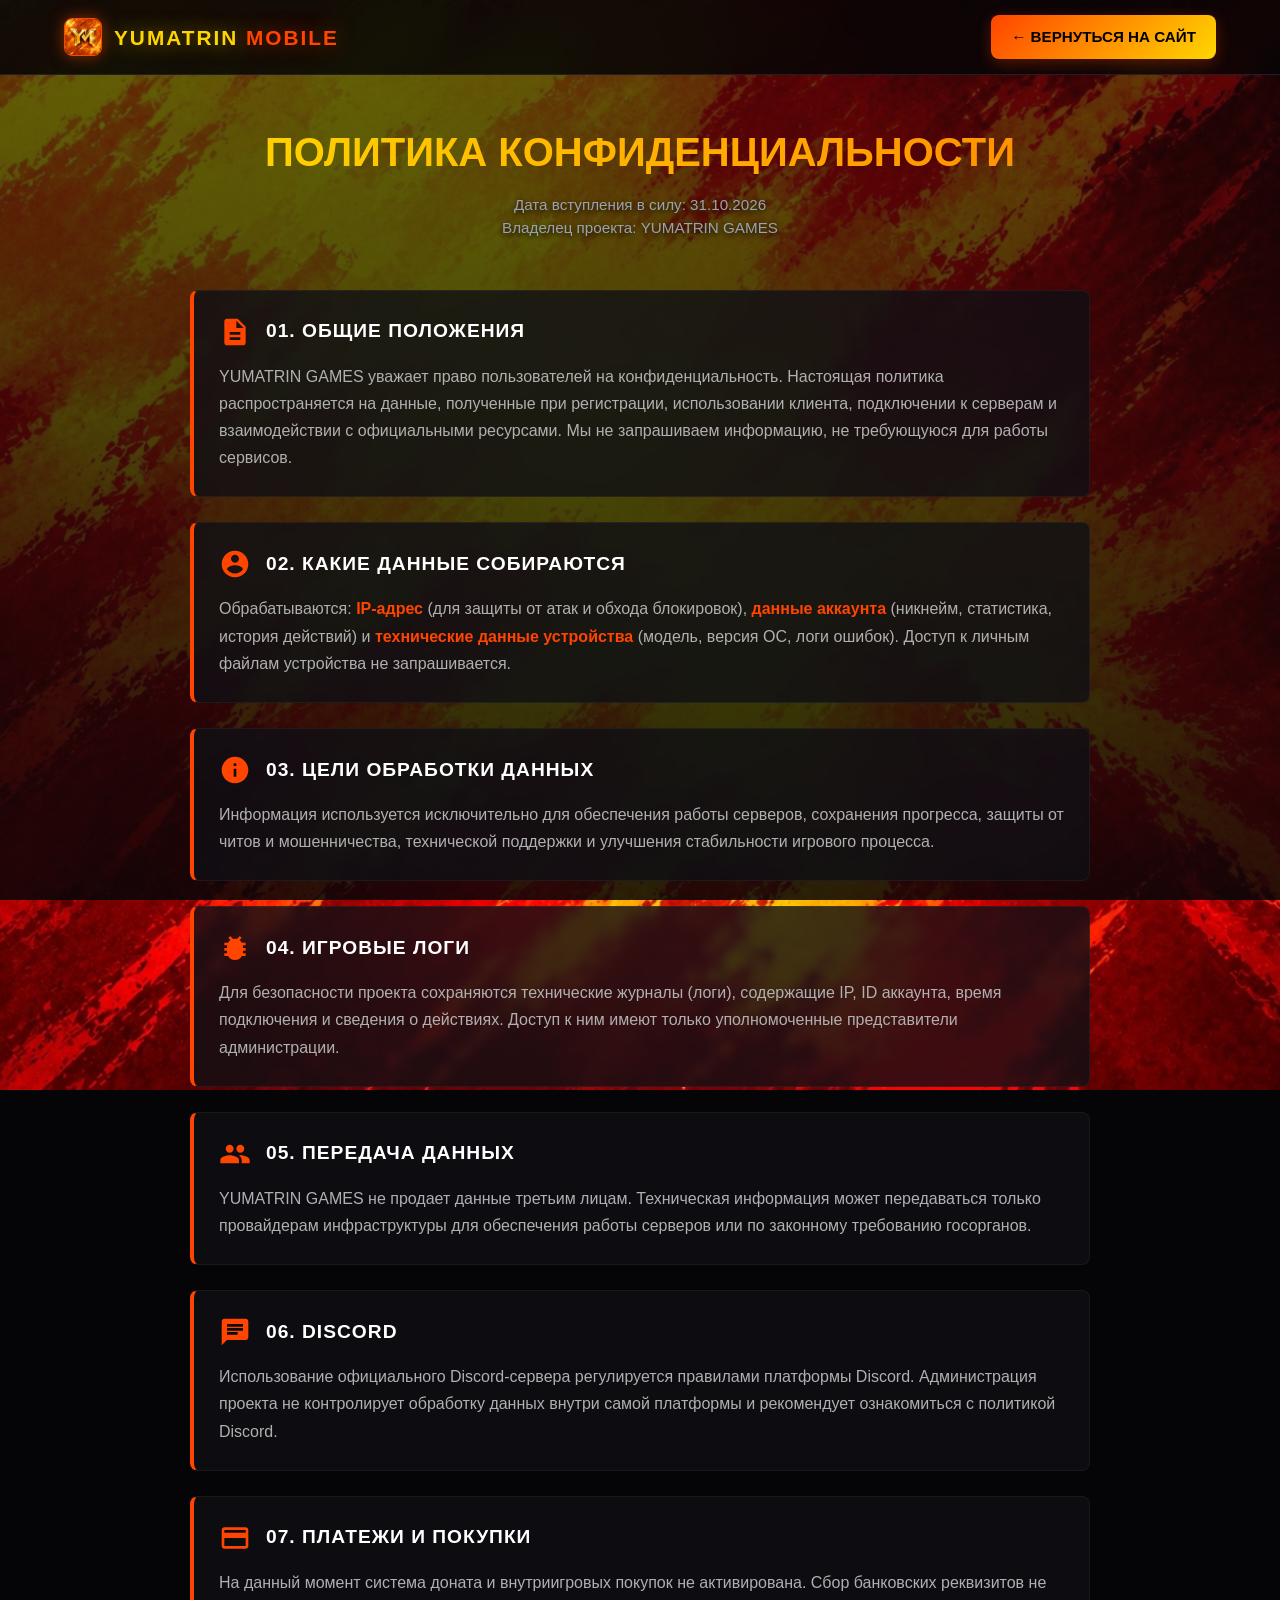
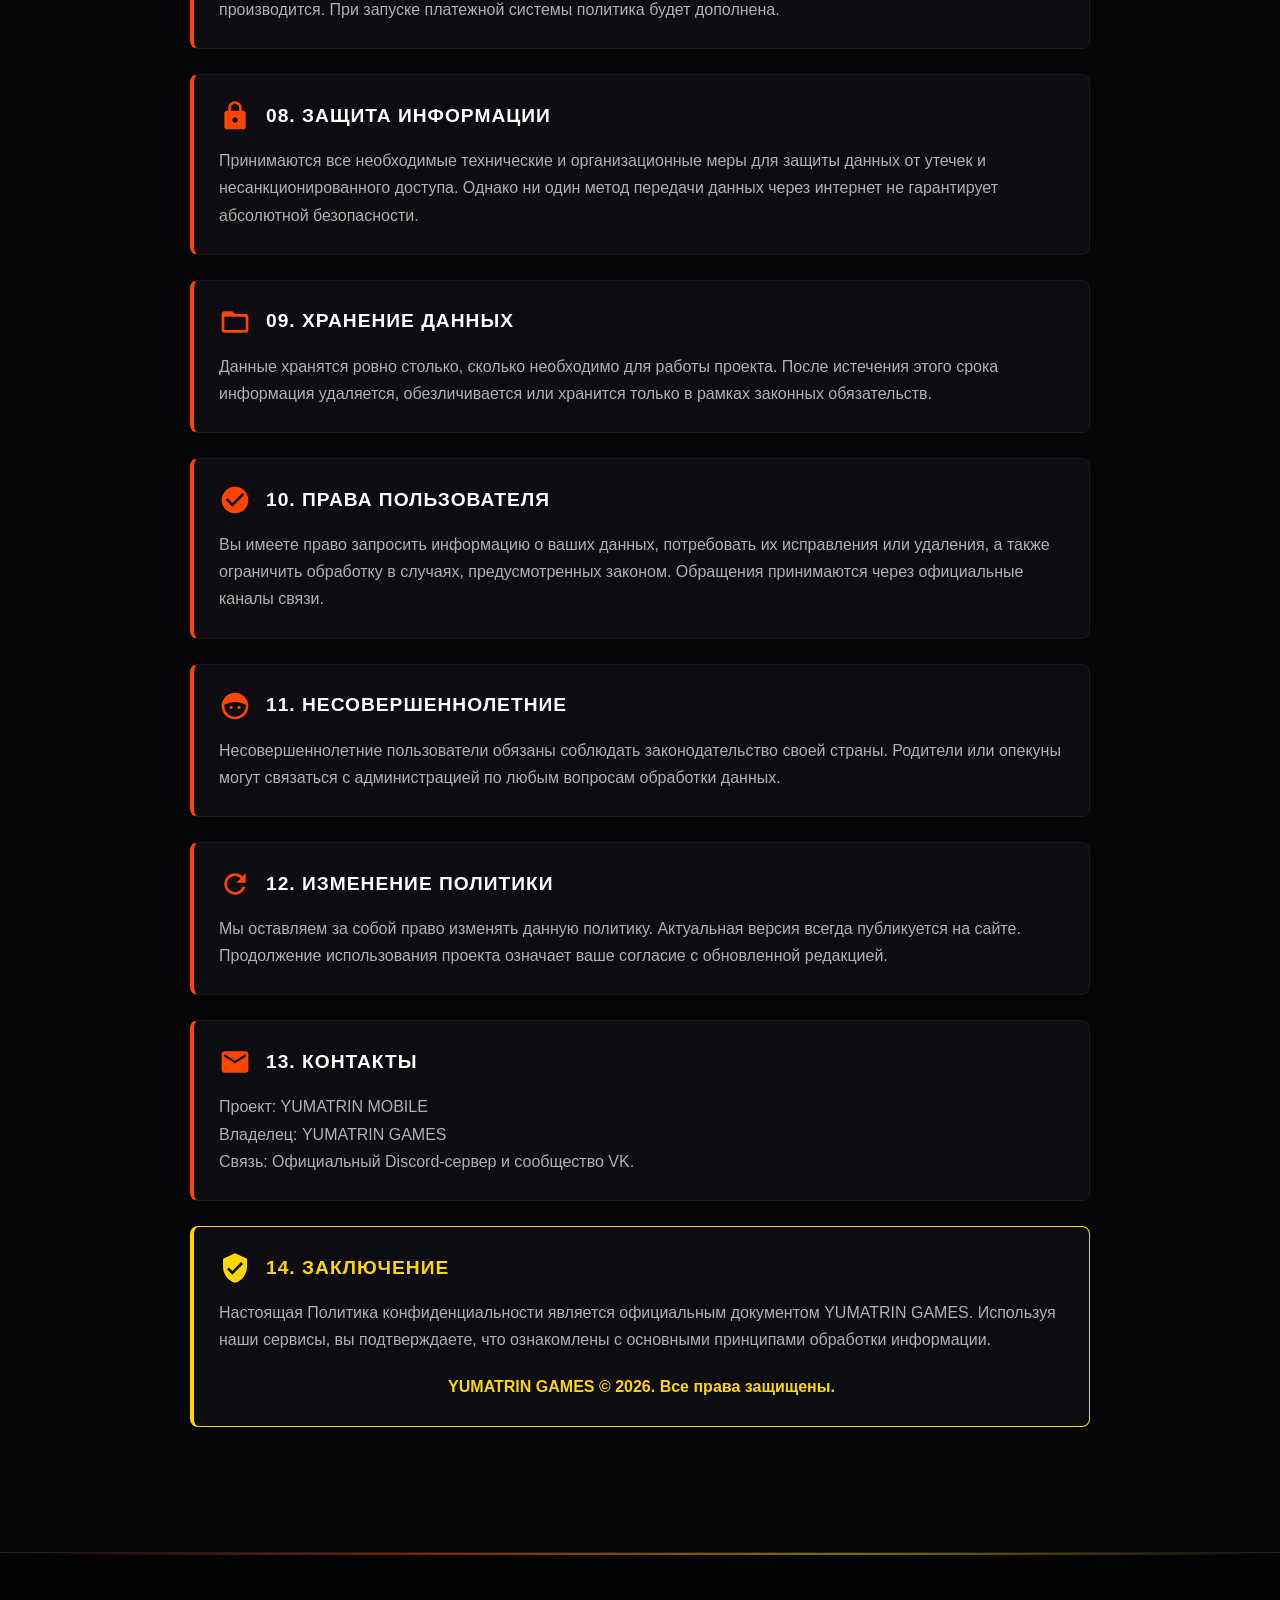
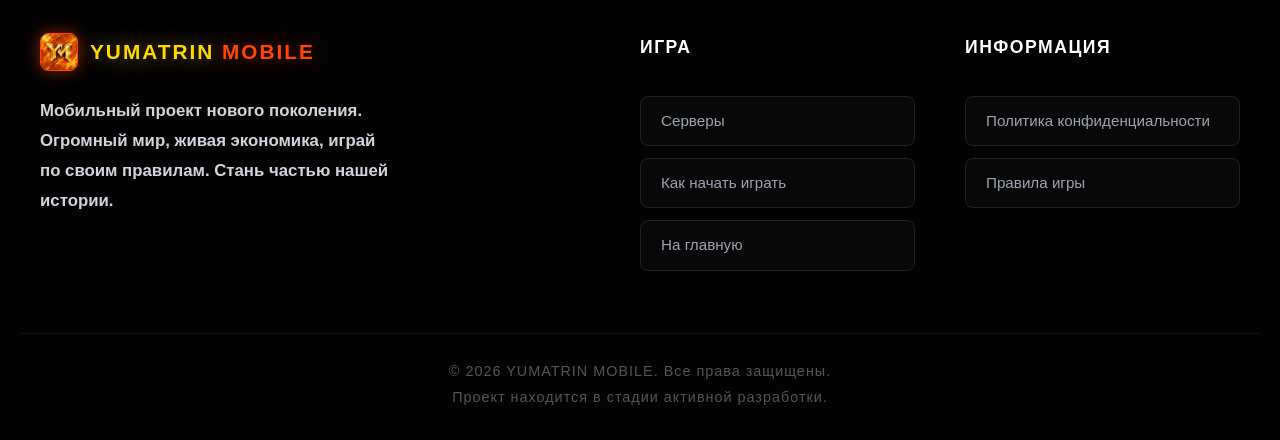
<file: policy.html>
<!DOCTYPE html>
<html lang="ru" translate="no">
<head>
    <meta charset="UTF-8">
    <meta name="viewport" content="width=device-width, initial-scale=1.0">
    <title>Политика конфиденциальности | YUMATRIN MOBILE</title>
    <link rel="stylesheet" href="style.css">
</head>
<body style="padding-top: 80px;"><header>
    <div class="header-left">
        <div class="logo-container">
            <img src="IMAGE/logo.jpg" alt="YM">
            <span><span class="title-yellow">YUMATRIN</span> <span class="title-orange">MOBILE</span></span>
        </div>
    </div>
    <a href="index.html" class="header-back-btn">← Вернуться на сайт</a>
</header>

<div class="policy-page">
    <div class="policy-container">
    <h1 class="policy-main-title">ПОЛИТИКА КОНФИДЕНЦИАЛЬНОСТИ</h1>
    <p class="policy-subtitle">Дата вступления в силу: 31.10.2026<br>Владелец проекта: YUMATRIN GAMES</p>

<div class="policy-card hover-glow">
    <div class="policy-header">
        <svg viewBox="0 0 24 24"><path d="M14 2H6c-1.1 0-1.99.9-1.99 2L4 20c0 1.1.89 2 1.99 2H18c1.1 0 2-.9 2-2V8l-6-6zm2 16H8v-2h8v2zm0-4H8v-2h8v2zm-3-5V3.5L18.5 9H13z"/></svg>
        <h2>01. ОБЩИЕ ПОЛОЖЕНИЯ</h2>
    </div>
    <p>YUMATRIN GAMES уважает право пользователей на конфиденциальность. Настоящая политика распространяется на данные, полученные при регистрации, использовании клиента, подключении к серверам и взаимодействии с официальными ресурсами. Мы не запрашиваем информацию, не требующуюся для работы сервисов.</p>
</div>

<div class="policy-card hover-glow">
    <div class="policy-header">
        <svg viewBox="0 0 24 24"><path d="M12 2C6.48 2 2 6.48 2 12s4.48 10 10 10 10-4.48 10-10S17.52 2 12 2zm0 3c1.66 0 3 1.34 3 3s-1.34 3-3 3-3-1.34-3-3 1.34-3 3-3zm0 14.2c-2.5 0-4.71-1.28-6-3.22.03-1.99 4-3.08 6-3.08 1.99 0 5.97 1.09 6 3.08-1.29 1.94-3.5 3.22-6 3.22z"/></svg>
        <h2>02. КАКИЕ ДАННЫЕ СОБИРАЮТСЯ</h2>
    </div>
    <p>Обрабатываются: <b>IP-адрес</b> (для защиты от атак и обхода блокировок), <b>данные аккаунта</b> (никнейм, статистика, история действий) и <b>технические данные устройства</b> (модель, версия ОС, логи ошибок). Доступ к личным файлам устройства не запрашивается.</p>
</div>

<div class="policy-card hover-glow">
    <div class="policy-header">
        <svg viewBox="0 0 24 24"><path d="M12 2C6.48 2 2 6.48 2 12s4.48 10 10 10 10-4.48 10-10S17.52 2 12 2zm1 15h-2v-6h2v6zm0-8h-2V7h2v2z"/></svg>
        <h2>03. ЦЕЛИ ОБРАБОТКИ ДАННЫХ</h2>
    </div>
    <p>Информация используется исключительно для обеспечения работы серверов, сохранения прогресса, защиты от читов и мошенничества, технической поддержки и улучшения стабильности игрового процесса.</p>
</div>

<div class="policy-card hover-glow">
    <div class="policy-header">
        <svg viewBox="0 0 24 24"><path d="M20 8h-2.81c-.45-.78-1.07-1.45-1.82-1.96L17 4.41 15.59 3l-2.17 2.17C12.96 5.06 12.49 5 12 5c-.49 0-.96.06-1.41.17L8.41 3 7 4.41l1.62 1.63C7.88 6.55 7.26 7.22 6.81 8H4v2h2.09c-.05.33-.09.66-.09 1v1H4v2h2v1c0 .34.04.67.09 1H4v2h2.81c1.04 1.79 2.97 3 5.19 3s4.15-1.21 5.19-3H20v-2h-2.09c.05-.33.09-.66.09-1v-1h2v-2h-2v-1c0-.34-.04-.67-.09-1H20V8z"/></svg>
        <h2>04. ИГРОВЫЕ ЛОГИ</h2>
    </div>
    <p>Для безопасности проекта сохраняются технические журналы (логи), содержащие IP, ID аккаунта, время подключения и сведения о действиях. Доступ к ним имеют только уполномоченные представители администрации.</p>
</div>

<div class="policy-card hover-glow">
    <div class="policy-header">
        <svg viewBox="0 0 24 24"><path d="M16 11c1.66 0 2.99-1.34 2.99-3S17.66 5 16 5c-1.66 0-3 1.34-3 3s1.34 3 3 3zm-8 0c1.66 0 2.99-1.34 2.99-3S9.66 5 8 5C6.34 5 5 6.34 5 8s1.34 3 3 3zm0 2c-2.33 0-7 1.17-7 3.5V19h14v-2.5c0-2.33-4.67-3.5-7-3.5zm8 0c-.29 0-.62.02-.97.05 1.16.84 1.97 1.97 1.97 3.45V19h6v-2.5c0-2.33-4.67-3.5-7-3.5z"/></svg>
        <h2>05. ПЕРЕДАЧА ДАННЫХ</h2>
    </div>
    <p>YUMATRIN GAMES не продает данные третьим лицам. Техническая информация может передаваться только провайдерам инфраструктуры для обеспечения работы серверов или по законному требованию госорганов.</p>
</div>

<div class="policy-card hover-glow">
    <div class="policy-header">
        <svg viewBox="0 0 24 24"><path d="M20 2H4c-1.1 0-1.99.9-1.99 2L2 22l4-4h14c1.1 0 2-.9 2-2V4c0-1.1-.9-2-2-2zM6 9h12v2H6V9zm8 5H6v-2h8v2zm4-6H6V6h12v2z"/></svg>
        <h2>06. DISCORD</h2>
    </div>
    <p>Использование официального Discord-сервера регулируется правилами платформы Discord. Администрация проекта не контролирует обработку данных внутри самой платформы и рекомендует ознакомиться с политикой Discord.</p>
</div>

<div class="policy-card hover-glow">
    <div class="policy-header">
        <svg viewBox="0 0 24 24"><path d="M20 4H4c-1.11 0-1.99.89-1.99 2L2 18c0 1.11.89 2 2 2h16c1.11 0 2-.89 2-2V6c0-1.11-.89-2-2-2zm0 14H4v-6h16v6zm0-10H4V6h16v2z"/></svg>
        <h2>07. ПЛАТЕЖИ И ПОКУПКИ</h2>
    </div>
    <p>На данный момент система доната и внутриигровых покупок не активирована. Сбор банковских реквизитов не производится. При запуске платежной системы политика будет дополнена.</p>
</div>

<div class="policy-card hover-glow">
    <div class="policy-header">
        <svg viewBox="0 0 24 24"><path d="M18 8h-1V6c0-2.76-2.24-5-5-5S7 3.24 7 6v2H6c-1.1 0-2 .9-2 2v10c0 1.1.9 2 2 2h12c1.1 0 2-.9 2-2V10c0-1.1-.9-2-2-2zm-6 9c-1.1 0-2-.9-2-2s.9-2 2-2 2 .9 2 2-.9 2-2 2zm3.1-9H8.9V6c0-1.71 1.39-3.1 3.1-3.1 1.71 0 3.1 1.39 3.1 3.1v2z"/></svg>
        <h2>08. ЗАЩИТА ИНФОРМАЦИИ</h2>
    </div>
    <p>Принимаются все необходимые технические и организационные меры для защиты данных от утечек и несанкционированного доступа. Однако ни один метод передачи данных через интернет не гарантирует абсолютной безопасности.</p>
</div>

<div class="policy-card hover-glow">
    <div class="policy-header">
        <svg viewBox="0 0 24 24"><path d="M20 6h-8l-2-2H4c-1.1 0-1.99.9-1.99 2L2 18c0 1.1.9 2 2 2h16c1.1 0 2-.9 2-2V8c0-1.1-.9-2-2-2zm0 12H4V8h16v10z"/></svg>
        <h2>09. ХРАНЕНИЕ ДАННЫХ</h2>
    </div>
    <p>Данные хранятся ровно столько, сколько необходимо для работы проекта. После истечения этого срока информация удаляется, обезличивается или хранится только в рамках законных обязательств.</p>
</div>

<div class="policy-card hover-glow">
    <div class="policy-header">
        <svg viewBox="0 0 24 24"><path d="M12 2C6.48 2 2 6.48 2 12s4.48 10 10 10 10-4.48 10-10S17.52 2 12 2zm-2 15l-5-5 1.41-1.41L10 14.17l7.59-7.59L19 8l-9 9z"/></svg>
        <h2>10. ПРАВА ПОЛЬЗОВАТЕЛЯ</h2>
    </div>
    <p>Вы имеете право запросить информацию о ваших данных, потребовать их исправления или удаления, а также ограничить обработку в случаях, предусмотренных законом. Обращения принимаются через официальные каналы связи.</p>
</div>

<div class="policy-card hover-glow">
    <div class="policy-header">
        <svg viewBox="0 0 24 24"><path d="M9 11.75c-.69 0-1.25.56-1.25 1.25s.56 1.25 1.25 1.25 1.25-.56 1.25-1.25-.56-1.25-1.25-1.25zm6 0c-.69 0-1.25.56-1.25 1.25s.56 1.25 1.25 1.25 1.25-.56 1.25-1.25-.56-1.25-1.25-1.25zM12 2C6.48 2 2 6.48 2 12s4.48 10 10 10 10-4.48 10-10S17.52 2 12 2zm0 18c-4.41 0-8-3.59-8-8 0-.29.02-.58.05-.86C6.36 9.99 9.15 9 12 9s5.64.99 7.95 2.14c.03.28.05.57.05.86 0 4.41-3.59 8-8 8z"/></svg>
        <h2>11. НЕСОВЕРШЕННОЛЕТНИЕ</h2>
    </div>
    <p>Несовершеннолетние пользователи обязаны соблюдать законодательство своей страны. Родители или опекуны могут связаться с администрацией по любым вопросам обработки данных.</p>
</div>

<div class="policy-card hover-glow">
    <div class="policy-header">
        <svg viewBox="0 0 24 24"><path d="M17.65 6.35C16.2 4.9 14.21 4 12 4c-4.42 0-7.99 3.58-7.99 8s3.57 8 7.99 8c3.73 0 6.84-2.55 7.73-6h-2.08c-.82 2.33-3.04 4-5.65 4-3.31 0-6-2.69-6-6s2.69-6 6-6c1.66 0 3.14.69 4.22 1.78L13 11h7V4l-2.35 2.35z"/></svg>
        <h2>12. ИЗМЕНЕНИЕ ПОЛИТИКИ</h2>
    </div>
    <p>Мы оставляем за собой право изменять данную политику. Актуальная версия всегда публикуется на сайте. Продолжение использования проекта означает ваше согласие с обновленной редакцией.</p>
</div>

<div class="policy-card hover-glow">
    <div class="policy-header">
        <svg viewBox="0 0 24 24"><path d="M20 4H4c-1.1 0-1.99.9-1.99 2L2 18c0 1.1.9 2 2 2h16c1.1 0 2-.9 2-2V6c0-1.1-.9-2-2-2zm0 4l-8 5-8-5V6l8 5 8-5v2z"/></svg>
        <h2>13. КОНТАКТЫ</h2>
    </div>
    <p>Проект: YUMATRIN MOBILE<br>Владелец: YUMATRIN GAMES<br>Связь: Официальный Discord-сервер и сообщество VK.</p>
</div>

<div class="policy-card hover-glow" style="border-color: var(--gold);">
    <div class="policy-header">
        <svg viewBox="0 0 24 24" style="fill: var(--gold);"><path d="M12 1L3 5v6c0 5.55 3.84 10.74 9 12 5.16-1.26 9-6.45 9-12V5l-9-4zm-2 16l-4-4 1.41-1.41L10 14.17l6.59-6.59L18 9l-8 8z"/></svg>
        <h2 style="color: var(--gold);">14. ЗАКЛЮЧЕНИЕ</h2>
    </div>
    <p>Настоящая Политика конфиденциальности является официальным документом YUMATRIN GAMES. Используя наши сервисы, вы подтверждаете, что ознакомлены с основными принципами обработки информации.</p>
    <p style="text-align: center; margin-top: 20px; font-weight: bold; color: var(--gold);">YUMATRIN GAMES © 2026. Все права защищены.</p>
</div>
</div></div>

<footer id="footer">
    <div class="footer-container">
        <div class="footer-col-main">
            <div class="logo-container">
                <img src="IMAGE/logo.jpg" alt="YM">
                <span><span class="title-yellow">YUMATRIN</span> <span class="title-orange">MOBILE</span></span>
            </div>
            <p>Мобильный проект нового поколения. Огромный мир, живая экономика, играй по своим правилам. Стань частью нашей истории.</p>
        </div>
        <div class="footer-col">
            <h4>Игра</h4>
            <a href="index.html#servers">Серверы</a>
            <a href="index.html#download-section">Как начать играть</a>
            <a href="index.html">На главную</a>
        </div>
        <div class="footer-col">
            <h4>Информация</h4>
            <a href="policy.html">Политика конфиденциальности</a>
            <a href="rules.html">Правила игры</a>
        </div>
    </div>
    <div class="copyright">
        <p>&copy; 2026 YUMATRIN MOBILE. Все права защищены.<br>Проект находится в стадии активной разработки.</p>
    </div>
</footer>

<script src="script.js"></script>
</body>
</html>
</file>
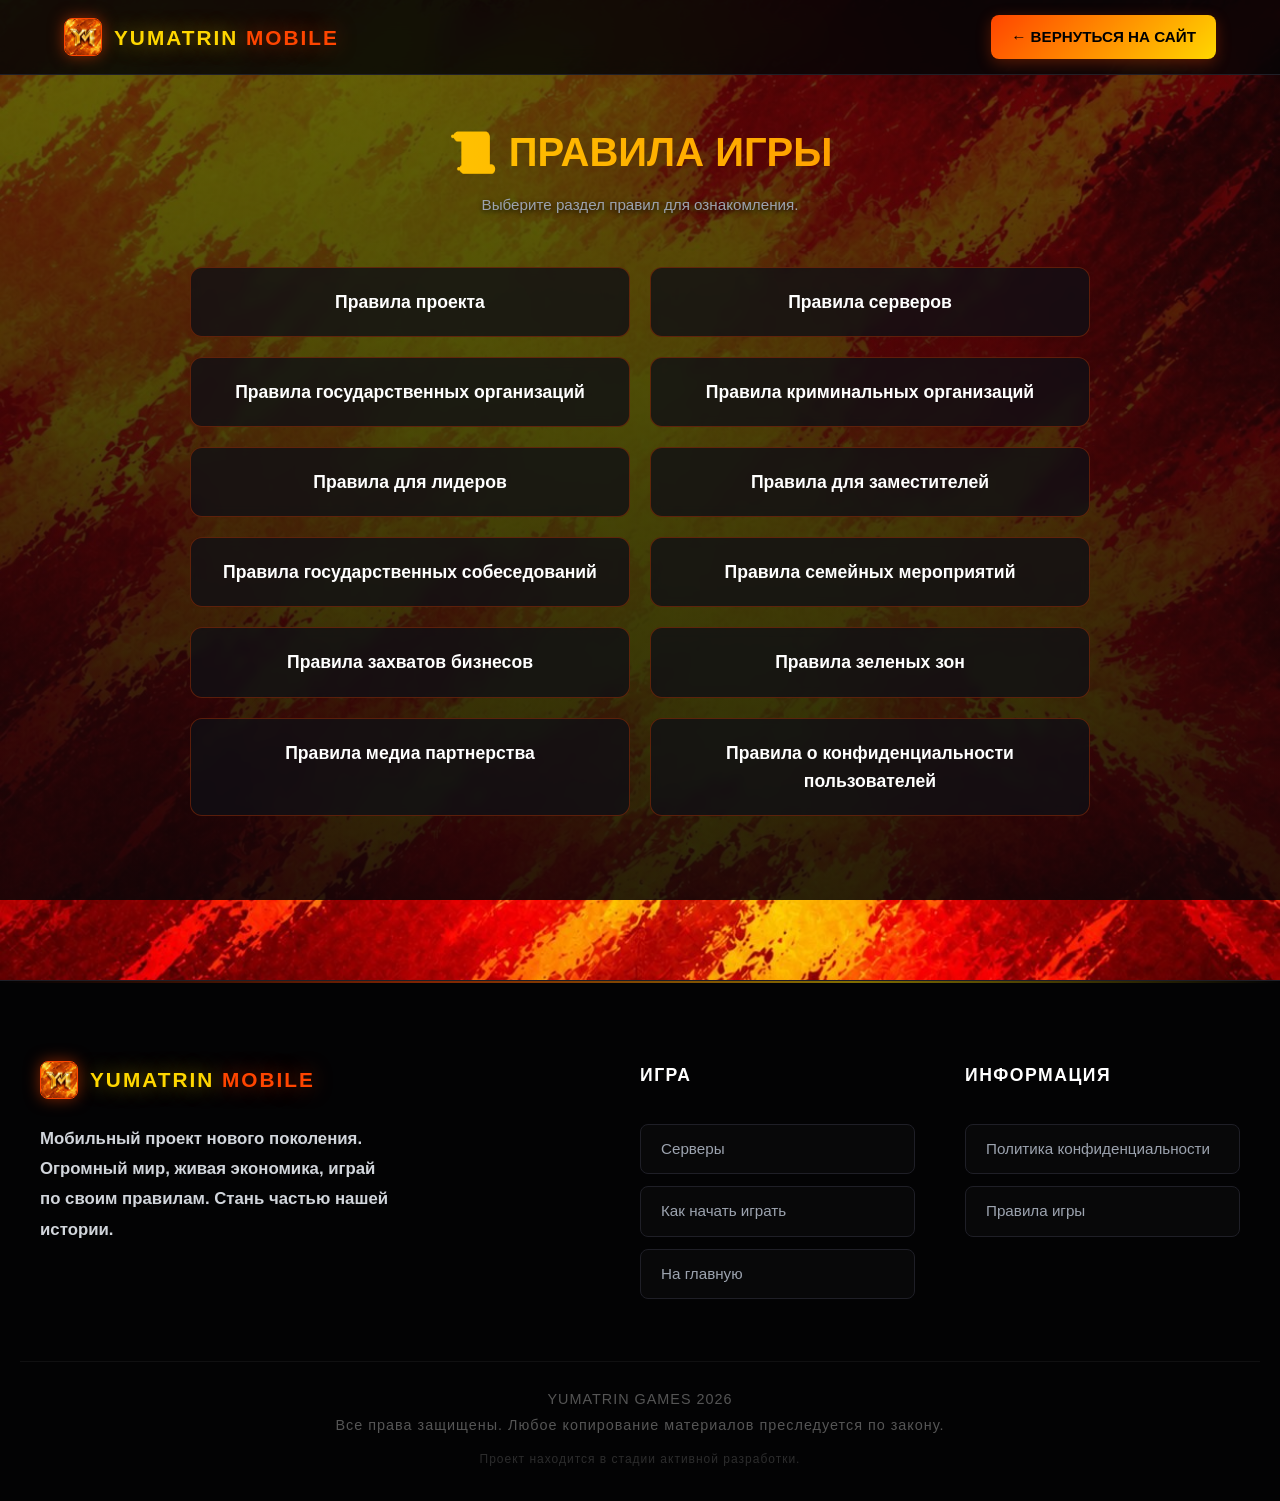
<file: rules.html>
<!DOCTYPE html>
<html lang="ru" translate="no">
<head>
    <meta charset="UTF-8">
    <meta name="viewport" content="width=device-width, initial-scale=1.0">
    <title>Правила проекта - YUMATRIN MOBILE</title>
    <link rel="stylesheet" href="style.css">
    <style>
        /* Стили для меню выбора правил */
        .rules-menu-grid { display: grid; grid-template-columns: 1fr 1fr; gap: 20px; max-width: 900px; margin: 0 auto; }
        .rules-menu-item { background: rgba(15, 15, 20, 0.8); border: 1px solid rgba(255, 69, 0, 0.3); border-radius: 12px; padding: 20px; cursor: pointer; transition: all 0.3s ease; text-align: center; backdrop-filter: blur(5px); }
        .rules-menu-item:hover { background: rgba(255, 69, 0, 0.1); border-color: var(--gold); transform: translateY(-5px); box-shadow: 0 10px 20px rgba(255, 69, 0, 0.2); }
        .rules-menu-item h2 { font-size: 1.1rem; margin: 0; color: #fff; font-weight: 700; }
        @media (max-width: 768px) { .rules-menu-grid { grid-template-columns: 1fr; } }
    </style>
</head>
<body style="padding-top: 80px;"><header>
    <div class="header-left">
        <div class="logo-container">
            <img src="IMAGE/logo.jpg" alt="YM">
            <span><span class="title-yellow">YUMATRIN</span> <span class="title-orange">MOBILE</span></span>
        </div>
    </div>
    <a href="index.html" class="header-back-btn" id="backBtn">← Вернуться на сайт</a>
</header>

<div class="policy-page">
    <div class="policy-container">
        <h1 class="policy-main-title" style="color: #00d2ff;">📜 ПРАВИЛА ИГРЫ</h1>
        <p class="policy-subtitle" id="rulesSubtitle">Выберите раздел правил для ознакомления.</p>

        <!-- Меню выбора правил -->
        <div class="rules-menu-grid" id="rulesMenu">
            <div class="rules-menu-item" onclick="openRulesTab('project-rules')">
                <h2>Правила проекта</h2>
            </div>
            <div class="rules-menu-item" onclick="showStub('Правила серверов')"><h2>Правила серверов</h2></div>
            <div class="rules-menu-item" onclick="showStub('Правила государственных организаций')"><h2>Правила государственных организаций</h2></div>
            <div class="rules-menu-item" onclick="showStub('Правила криминальных организаций')"><h2>Правила криминальных организаций</h2></div>
            <div class="rules-menu-item" onclick="showStub('Правила для лидеров')"><h2>Правила для лидеров</h2></div>
            <div class="rules-menu-item" onclick="showStub('Правила для заместителей')"><h2>Правила для заместителей</h2></div>
            <div class="rules-menu-item" onclick="showStub('Правила государственных собеседований')"><h2>Правила государственных собеседований</h2></div>
            <div class="rules-menu-item" onclick="showStub('Правила семейных мероприятий')"><h2>Правила семейных мероприятий</h2></div>
            <div class="rules-menu-item" onclick="showStub('Правила захватов бизнесов')"><h2>Правила захватов бизнесов</h2></div>
            <div class="rules-menu-item" onclick="showStub('Правила зеленых зон')"><h2>Правила зеленых зон</h2></div>
            <div class="rules-menu-item" onclick="showStub('Правила медиа партнерства')"><h2>Правила медиа партнерства</h2></div>
            <div class="rules-menu-item" onclick="showStub('Правила о конфиденциальности пользователей')"><h2>Правила о конфиденциальности пользователей</h2></div>
        </div>

        <!-- Блок с 7 главами (скрыт по умолчанию) -->
        <div id="project-rules" style="display: none; margin-top: 30px;">
            <h2 class="policy-main-title" style="color: #00d2ff; font-size: 2rem; margin-bottom: 20px;">ПРАВИЛА ПРОЕКТА</h2>
            <div class="rules-accordion">
                
                <details class="rule-item">
                    <summary class="rule-header">
                        <svg viewBox="0 0 24 24"><path d="M12 2C6.48 2 2 6.48 2 12s4.48 10 10 10 10-4.48 10-10S17.52 2 12 2zm1 15h-2v-2h2v2zm0-4h-2V7h2v6z"/></svg>
                        <h2>Глава 1. Основные положения</h2>
                    </summary>
                    <div class="rule-content">
                        <p><b>1.1</b> При регистрации игрового аккаунта на проекте YUMATRIN MOBILE вы обязуетесь строго соблюдать данные правила. Незнание правил не освобождает от ответственности.</p>
                        <p><b>1.2</b> Правила обязательны для всех участников независимо от статуса и роли. Исключение — медиа-партнёры, у которых отдельный регламент.</p>
                        <p><b>1.3</b> Правила формируются исходя из прецедентов. Администрация имеет право привлекать к ответственности.</p>
                        <p><b>1.4</b> Правила могут обновляться в любое время.</p>
                        <p><b>1.5</b> Запрещено проводить масштабные сторонние конкурсы без разрешения. <span class="punish">Наказание: блокировка до 7 дней.</span></p>
                        <p><b>1.6</b> Запрещено использование читов и стороннего ПО. <span class="punish">Наказание: блокировка от 30 дней до навсегда.</span></p>
                        <p><b>1.7</b> Запрещено создание ресурсов, направленных на оскорбление проекта. <span class="punish">Наказание: блокировка от 30 дней до навсегда + ЧСП.</span></p>
                        <p><b>1.8</b> Запрещён деанон. <span class="punish">Наказание: блокировка навсегда + ЧСП.</span></p>
                        <p><b>1.9</b> Приоритет правил сервера над ролевой логикой.</p>
                        <p><b>1.10</b> Администрация может применять наказания, не указанные в регламенте, если действия вредят проекту.</p>
                    </div>
                </details>
        
                <details class="rule-item">
                    <summary class="rule-header">
                        <svg viewBox="0 0 24 24"><path d="M12 1L3 5v6c0 5.55 3.84 10.74 9 12 5.16-1.26 9-6.45 9-12V5l-9-4z"/></svg>
                        <h2>Глава 2. Взаимодействие с администрацией</h2>
                    </summary>
                    <div class="rule-content">
                        <p><b>2.1</b> Запрещён оффтоп в репортах. <span class="punish">Наказание: MUTE 60-90 мин.</span></p>
                        <p><b>2.2</b> Запрещено мешать работе администраторов. <span class="punish">Наказание: MUTE 90 мин + DEMORGAN 30 мин.</span></p>
                        <p><b>2.3</b> Уважайте решения администрации. <span class="punish">Наказание: MUTE 60-180 мин + WARN.</span></p>
                        <p><b>2.4</b> Запрещена грубость в адрес администрации. <span class="punish">Наказание: блокировка 7-31 день.</span></p>
                        <p><b>2.5</b> Запрещена передача конфиденциальной информации. <span class="punish">Наказание: блокировка навсегда.</span></p>
                        <p><b>2.6</b> Администраторы реагируют на нарушения на всех ресурсах (Discord, Telegram, VK).</p>
                        <p><b>2.7</b> Запрещены ложные репорты. <span class="punish">Наказание: блокировка 7-14 дней.</span></p>
                        <p><b>2.8</b> Обсуждение действий администрации только через репорты.</p>
                    </div>
                </details>
        
                <details class="rule-item">
                    <summary class="rule-header">
                        <svg viewBox="0 0 24 24"><path d="M20 2H4c-1.1 0-1.99.9-1.99 2L2 22l4-4h14c1.1 0 2-.9 2-2V4c0-1.1-.9-2-2-2zm-7 12h-2v-2h2v2zm0-4h-2V6h2v4z"/></svg>
                        <h2>Глава 3. Правила поведения в чатах</h2>
                    </summary>
                    <div class="rule-content">
                        <p><b>3.1</b> Запрещена реклама сторонних проектов. <span class="punish">Наказание: MUTE 90 мин или бан 7-14 дней.</span></p>
                        <p><b>3.2</b> Запрещена реклама семей и бизнеса вне СМИ. <span class="punish">Наказание: MUTE 40 мин.</span></p>
                        <p><b>3.3</b> Запрещены расизм, экстремизм и нацизм. <span class="punish">Наказание: бан от 31 дня до навсегда.</span></p>
                        <p><b>3.4</b> Запрещены оскорбления родственников и угрозы. <span class="punish">Наказание: MUTE 180 мин + WARN.</span></p>
                        <p><b>3.5</b> Запрещены помехи в голосовом чате. <span class="punish">Наказание: MUTE 60 мин.</span></p>
                    </div>
                </details>
        
                <details class="rule-item">
                    <summary class="rule-header">
                        <svg viewBox="0 0 24 24"><path d="M12 2C6.48 2 2 6.48 2 12s4.48 10 10 10 10-4.48 10-10S17.52 2 12 2zm0 3c1.66 0 3 1.34 3 3s-1.34 3-3 3-3-1.34-3-3 1.34-3 3-3zm0 14.2c-2.5 0-4.71-1.28-6-3.22.03-1.99 4-3.08 6-3.08 1.99 0 5.97 1.09 6 3.08-1.29 1.94-3.5 3.22-6 3.22z"/></svg>
                        <h2>Глава 4. Аккаунты и персонажи</h2>
                    </summary>
                    <div class="rule-content">
                        <p><b>4.1</b> Запрещена продажа/передача аккаунтов. <span class="punish">Наказание: бан навсегда + обнуление.</span></p>
                        <p><b>4.2</b> Запрещено создание твинков для ухода от наказаний. <span class="punish">Наказание: бан всех аккаунтов.</span></p>
                        <p><b>4.3</b> Запрещено выдавать себя за администрацию. <span class="punish">Наказание: бан 7 дней.</span></p>
                        <p><b>4.4</b> Никнейм должен быть в формате Имя_Фамилия. <span class="punish">Наказание: смена ника или бан до 30 дней.</span></p>
                        <p><b>4.5</b> Запрещены неадекватные имена (Agiilld_Bodwh). <span class="punish">Наказание: смена ника или бан до 60 дней.</span></p>
                        <p><b>4.6</b> Запрещена нецензурная лексика в нике. <span class="punish">Наказание: смена ника или бан до 90 дней.</span></p>
                        <p><b>4.7</b> Запрещено копировать ники админов и лидеров. <span class="punish">Наказание: смена ника или бан.</span></p>
                        <p><b>4.8</b> Запрещены ники с экстремистской символикой. <span class="punish">Наказание: бан до 60 дней.</span></p>
                        <p><b>4.9</b> Запрещены ники из одной буквы или цифр. <span class="punish">Наказание: смена ника.</span></p>
                    </div>
                </details>
        
                <details class="rule-item">
                    <summary class="rule-header">
                        <svg viewBox="0 0 24 24"><path d="M20 4H4v2h16V4zm1 10v-2l-1-5H4l-1 5v2h1v6h10v-6h4v6h2v-6h1zm-9 4H6v-4h6v4z"/></svg>
                        <h2>Глава 5. Игровое имущество</h2>
                    </summary>
                    <div class="rule-content">
                        <p><b>5.1</b> Ответственность за имущество несёт владелец.</p>
                        <p><b>5.2</b> Администрация не компенсирует имущество при взломах.</p>
                        <p><b>5.3</b> Запрещён экономический вред. <span class="punish">Наказание: обнуление персонажа.</span></p>
                        <p><b>5.4</b> Разрешено до 3 бизнесов. <span class="punish">Наказание: изъятие лишнего.</span></p>
                        <p><b>5.5</b> Запрещена продажа бизнеса ниже 50% стоимости. <span class="punish">Наказание: бан 14 дней.</span></p>
                        <p><b>5.6</b> Запрещена продажа дома ниже 50% гос. цены. <span class="punish">Наказание: бан 7 дней.</span></p>
                        <p><b>5.7</b> Запрещена продажа машины ниже 50% гос. цены. <span class="punish">Наказание: бан 7 дней.</span></p>
                        <p><b>5.8</b> Бизнес изымается при неактивности (менее 6 часов за 7 дней).</p>
                        <p><b>5.9</b> Администрация не возвращает имущество при скаме.</p>
                        <p><b>5.10</b> Запрещена покупка/продажа имущества за реал. <span class="punish">Наказание: бан навсегда.</span></p>
                        <p><b>5.11</b> Запрещён обман игроков. <span class="punish">Наказание: бан до 30 дней + обнуление.</span></p>
                        <p><b>5.12</b> Лимит переводов — 35.000.000 в сутки. <span class="punish">Наказание: бан 3-7 дней.</span></p>
                        <p><b>5.13</b> Запрещена передача имущества между твинками. <span class="punish">Наказание: обнуление + бан 30 дней.</span></p>
                        <p><b>5.14</b> Запрещено завышать цены в RP-кризис. <span class="punish">Наказание: WARN + изъятие прибыли.</span></p>
                    </div>
                </details>
        
                <details class="rule-item">
                    <summary class="rule-header">
                        <svg viewBox="0 0 24 24"><path d="M12 2C6.48 2 2 6.48 2 12s4.48 10 10 10 10-4.48 10-10S17.52 2 12 2zm-2 15l-5-5 1.41-1.41L10 14.17l7.59-7.59L19 8l-9 9z"/></svg>
                        <h2>Глава 6. Правила игрового процесса</h2>
                    </summary>
                    <div class="rule-content">
                        <p><b>6.1</b> Запрещено неправильное использование /do, /try. <span class="punish">Наказание: MUTE 20 мин.</span></p>
                        <p><b>6.2</b> Запрещена отыгровка в свою пользу. <span class="punish">Наказание: DEMORGAN 60 мин.</span></p>
                        <p><b>6.3</b> Запрещено избегать RP через выход из игры. <span class="punish">Наказание: DEMORGAN 30 мин + WARN.</span></p>
                        <p><b>6.4</b> Запрещено аморальное поведение. <span class="punish">Наказание: MUTE 180 мин.</span></p>
                        <p><b>6.5</b> Запрещён AFK с помехами. <span class="punish">Наказание: KICK.</span></p>
                        <p><b>6.6</b> Запрещён слив склада семьи. <span class="punish">Наказание: бан до 14 дней.</span></p>
                        <p><b>6.7</b> Запрещён поиск нарушений ради вреда. <span class="punish">Наказание: бан от 7 дней до навсегда.</span></p>
                        <p><b>6.8</b> Запрещён перенос OOC конфликтов в IC. <span class="punish">Наказание: бан до 15 дней.</span></p>
                        <p><b>6.9</b> Запрещена блокировка проходов без причины. <span class="punish">Наказание: KICK или DEMORGAN 60 мин.</span></p>
                        <p><b>6.10</b> Запрещён спам взаимодействиями. <span class="punish">Наказание: MUTE 30 мин.</span></p>
                        <p><b>6.11</b> Запрещено склонять к нарушениям. <span class="punish">Наказание: бан до 7 дней.</span></p>
                        <p><b>6.12</b> Запрещено использовать баги. <span class="punish">Наказание: бан 7-30 дней.</span></p>
                        <p><b>6.13</b> Запрещены мультиаккаунты для обхода. <span class="punish">Наказание: бан всех аккаунтов.</span></p>
                        <p><b>6.14</b> Запрещена дискриминация. <span class="punish">Наказание: бан 14-30 дней.</span></p>
                        <p><b>6.15</b> Запрещён спам и реклама в чате. <span class="punish">Наказание: MUTE 90 мин + WARN.</span></p>
                        <p><b>6.16</b> NLR — забыть информацию о смерти, не возвращаться 15 мин. <span class="punish">Наказание: DEMORGAN 60 мин + WARN.</span></p>
                        <p><b>6.17</b> Запрещён Camping. <span class="punish">Наказание: DEMORGAN 60 мин.</span></p>
                        <p><b>6.18</b> Запрещён AFK в голосовых каналах. <span class="punish">Наказание: KICK.</span></p>
                    </div>
                </details>
        
                <details class="rule-item">
                    <summary class="rule-header">
                        <svg viewBox="0 0 24 24"><path d="M18 2H6c-1.1 0-2 .9-2 2v16c0 1.1.9 2 2 2h12c1.1 0 2-.9 2-2V4c0-1.1-.9-2-2-2zM6 4h5v8l-2.5-1.5L6 12V4z"/></svg>
                        <h2>Глава 7. Термины и определения</h2>
                    </summary>
                    <div class="rule-content">
                        <p><b>RP (RolePlay)</b> — отыгровка роли.</p>
                        <p><b>IC (In Character)</b> — информация от лица персонажа.</p>
                        <p><b>OOC (Out Of Character)</b> — информация от лица игрока.</p>
                        <p><b>MG (Meta Gaming)</b> — использование OOC информации в IC. <span class="punish">Наказание: MUTE 30 мин.</span></p>
                        <p><b>NonRP</b> — действия, не соответствующие логике. <span class="punish">Наказание: DEMORGAN 30 мин + WARN.</span></p>
                        <p><b>Drive</b> — нереалистичное вождение. <span class="punish">Наказание: DEMORGAN 60 мин.</span></p>
                        <p><b>PG (Powergaming)</b> — преувеличение возможностей. <span class="punish">Наказание: DEMORGAN 60 мин.</span></p>
                        <p><b>DM (DeathMatch)</b> — убийство без причины. <span class="punish">Наказание: DEMORGAN 90 мин.</span></p>
                        <p><b>Mass DM</b> — массовые убийства. <span class="punish">Наказание: DEMORGAN 180 мин + WARN.</span></p>
                        <p><b>DB (DriveBy)</b> — убийство за рулём. <span class="punish">Наказание: DEMORGAN 60 мин.</span></p>
                        <p><b>SK (Spawn Kill)</b> — убийство на спавне. <span class="punish">Наказание: DEMORGAN 60 мин + WARN.</span></p>
                        <p><b>Mass SK</b> — массовые убийства на спавне. <span class="punish">Наказание: DEMORGAN 90 мин + 2 WARN.</span></p>
                        <p><b>RK (Revenge Kill)</b> — убийство из мести. <span class="punish">Наказание: DEMORGAN 30 мин.</span></p>
                        <p><b>TK (Team Kill)</b> — убийство своих. <span class="punish">Наказание: DEMORGAN 60 мин + WARN.</span></p>
                        <p><b>UB (Unrealistic Behavior)</b> — нереалистичное поведение. <span class="punish">Наказание: DEMORGAN 60 мин.</span></p>
                        <p><b>GZ (Green Zone)</b> — безопасная зона. <span class="punish">Наказание: DEMORGAN 120 мин + WARN.</span></p>
                        <p><b>TH (TriggerHappy)</b> — агрессивное поведение без причины. <span class="punish">Наказание: DEMORGAN 90 мин.</span></p>
                        <p><b>GS (Ghosting)</b> — использование инфы после выхода. <span class="punish">Наказание: DEMORGAN 30 мин.</span></p>
                    </div>
                </details>
            </div>
        </div>
    </div>
</div>

<!-- МОДАЛКА ДЛЯ ЗАГЛУШЕК -->
<div class="modal-overlay" id="downloadModal">
    <div class="modal-content">
        <span class="close-btn" onclick="closeModal('downloadModal')">&times;</span>
        <h3 id="downloadModalTitle">В разработке</h3>
        <p id="downloadModalText" style="text-align: center; color: #d1d5db; font-size: 1.1rem; margin-bottom: 20px;"></p>
        <button class="modal-btn" onclick="closeModal('downloadModal')">ОК</button>
    </div>
</div>

<footer id="footer">
    <div class="footer-container">
        <div class="footer-col-main">
            <div class="logo-container">
                <img src="IMAGE/logo.jpg" alt="YM">
                <span><span class="title-yellow">YUMATRIN</span> <span class="title-orange">MOBILE</span></span>
            </div>
            <p>Мобильный проект нового поколения. Огромный мир, живая экономика, играй по своим правилам. Стань частью нашей истории.</p>
        </div>
        <div class="footer-col">
            <h4>Игра</h4>
            <a href="index.html#servers">Серверы</a>
            <a href="index.html#download-section">Как начать играть</a>
            <a href="index.html">На главную</a>
        </div>
        <div class="footer-col">
            <h4>Информация</h4>
            <a href="policy.html">Политика конфиденциальности</a>
            <a href="rules.html">Правила игры</a>
        </div>
    </div>
    <div class="copyright">
        <div class="footer-watermark">YUMATRIN GAMES 2026</div>
        <p>Все права защищены. Любое копирование материалов преследуется по закону.</p>
        <p style="margin-top: 10px; font-size: 0.75rem; opacity: 0.5;">Проект находится в стадии активной разработки.</p>
    </div>
</footer>

<script src="script.js"></script>
</body>
</html>
</file>
<file: style.css>
:root {
    --bg: #050507; --bg-card: #0e0e13; --text: #ffffff; --text-muted: #9ca3af;
    --accent: #ff4500; --gold: #ffd700; --border: #1f1f27;
    --c-gov: #ffea00; --c-fsb: #b0bec5; --c-mvd: #2979ff; --c-vch: #4caf50;
    --c-mz: #ff1744; --c-smi: #ff9100; --c-malina: #f50057; --c-kurgan: #00e676;
    --c-talnov: #00b0ff; --c-sormovo: #5c6bc0; --c-estate-apt: #00e5ff;
    --c-estate-eco: #00e676; --c-estate-mid: #ff9100; --c-estate-elite: #ff1744;
    --c-trans-eco: #00e676; --c-trans-mid: #ff9100; --c-trans-premium: #ff1744;
    --c-biz: #00bcd4;
}

*{ margin: 0; padding: 0; box-sizing: border-box; font-family: 'Segoe UI', Arial, sans-serif; scroll-behavior: smooth; user-select: none; -webkit-touch-callout: none; }

body {
    background-color: var(--bg);
    color: var(--text);
    line-height: 1.6;
    overflow-x: hidden;
    background-image: linear-gradient(rgba(5, 5, 7, 0.6), rgba(5, 5, 7, 0.85)), url('IMAGE/bg-main.jpg');
    background-size: cover;
    background-position: center;
    background-attachment: fixed;
    background-repeat: no-repeat;
    min-height: 100vh;
}

/* --- ЭФФЕКТЫ --- */
#effects-container { position: fixed; top: 0; left: 0; width: 100%; height: 100%; pointer-events: none; z-index: -1; overflow: hidden; }
.falling-leaf { position: absolute; color: #d35400; font-size: 20px; opacity: 0; animation: fall linear forwards; }
.fire-spark { position: absolute; width: 4px; height: 4px; background: #ff4500; border-radius: 50%; box-shadow: 0 0 10px #ff4500, 0 0 20px #ff8c00; opacity: 0; animation: spark-rise linear forwards; }
.twinkling-star { position: absolute; width: 2px; height: 2px; background: #ffd700; border-radius: 50%; box-shadow: 0 0 8px #ffd700; opacity: 0; animation: twinkle ease-in-out infinite; }

@keyframes fall { 0% { transform: translateY(-10vh) rotate(0deg); opacity: 0; } 10% { opacity: 0.8; } 90% { opacity: 0.8; } 100% { transform: translateY(110vh) rotate(360deg); opacity: 0; } }
@keyframes spark-rise { 0% { transform: translateY(0) scale(1); opacity: 0; } 20% { opacity: 1; } 100% { transform: translateY(-100px) scale(0); opacity: 0; } }
@keyframes twinkle { 0%, 100% { opacity: 0; transform: scale(0.5); } 50% { opacity: 1; transform: scale(1.5); } }

/* --- ШАПКА --- */
header { position: fixed; top: 0; width: 100%; padding: 15px 5%; display: flex; justify-content: space-between; align-items: center; background: rgba(5, 5, 7, 0.85); backdrop-filter: blur(15px); border-bottom: 1px solid var(--border); z-index: 1000; }
.header-left { display: flex; align-items: center; gap: 20px; }
.burger-menu { cursor: pointer; display: flex; flex-direction: column; gap: 6px; z-index: 1001; padding: 12px; background: rgba(255,255,255,0.03); border-radius: 8px; border: 1px solid transparent; transition: all 0.4s ease; }
.burger-menu:hover { background: rgba(255, 215, 0, 0.1); border-color: var(--gold); box-shadow: 0 0 15px rgba(255,215,0,0.3); }
.burger-menu span { display: block; width: 28px; height: 3px; background: linear-gradient(90deg, var(--gold), var(--accent)); border-radius: 3px; transition: 0.4s ease; box-shadow: 0 0 8px rgba(255, 215, 0, 0.5); }
.burger-menu:hover span { background: #fff; box-shadow: 0 0 12px var(--gold); transform: scaleX(1.1); }
.logo-container { display: flex; align-items: center; gap: 12px; font-size: 1.3rem; font-weight: 900; letter-spacing: 2px; text-transform: uppercase; text-decoration: none; }
.logo-container img { width: 38px; height: 38px; border-radius: 8px; border: 1px solid var(--accent); box-shadow: 0 0 15px rgba(255, 69, 0, 0.5); object-fit: cover; }
.title-yellow { color: var(--gold); text-shadow: 0 0 20px rgba(255, 215, 0, 0.5); }
.title-orange { color: var(--accent); text-shadow: 0 0 20px rgba(255, 69, 0, 0.5); }

/* --- БОКОВОЕ МЕНЮ --- */
.nav-menu { position: fixed; top: 0; left: -320px; width: 320px; height: 100vh; background: #08080b; border-right: 1px solid var(--border); display: flex; flex-direction: column; padding: 100px 30px; gap: 15px; transition: left 0.4s cubic-bezier(0.4, 0, 0.2, 1); z-index: 999; box-shadow: 10px 0 50px rgba(0,0,0,0.9); }
.nav-menu.active { left: 0; }
.nav-menu a { color: var(--text); text-decoration: none; font-size: 1.1rem; font-weight: 600; transition: all 0.3s ease; display: block; padding: 15px 20px; border-radius: 10px; border: 1px solid var(--border); text-transform: uppercase; letter-spacing: 1px; cursor: pointer; background: rgba(255,255,255,0.02); position: relative; overflow: hidden; }
.nav-menu a:hover { color: #000; background: var(--gold); border-color: var(--gold); box-shadow: 0 5px 15px rgba(255, 215, 0, 0.3); transform: translateX(5px); }
.menu-donate-btn { display: flex !important; align-items: center; justify-content: space-between; border-left: 3px solid var(--gold) !important; background: linear-gradient(90deg, rgba(255,215,0,0.05) 0%, rgba(255,255,255,0.02) 100%) !important; }
.menu-donate-btn:hover { background: rgba(255, 215, 0, 0.15) !important; color: #fff !important; border-color: var(--gold) !important; box-shadow: 0 0 20px rgba(255, 215, 0, 0.4) !important; }
.menu-x2-badge { background: linear-gradient(45deg, #ff0055, #ff4500); color: #fff; font-size: 0.75rem; font-weight: 900; padding: 4px 10px; border-radius: 6px; letter-spacing: 1px; box-shadow: 0 0 10px rgba(255,0,85,0.5); animation: pulseBadge 2s infinite; }

/* --- ГЛАВНЫЙ ЭКРАН --- */
.hero { min-height: 100vh; display: flex; flex-direction: column; justify-content: center; align-items: center; text-align: center; padding: 120px 20px 60px; position: relative; background: radial-gradient(circle at 50% 50%, rgba(255, 69, 0, 0.15) 0%, transparent 60%); animation: bgPulse 10s infinite alternate; }
.hero h1 { font-size: 5rem; font-weight: 900; text-transform: uppercase; letter-spacing: 4px; margin-bottom: 20px; line-height: 1.1; animation: fadeInDown 1s ease-out; }
.hero-buttons { display: flex; gap: 25px; margin-top: 30px; animation: fadeInUp 1s ease-out 0.3s both; position: relative; z-index: 10; }
.hero-btn { padding: 18px 50px; font-size: 1.2rem; font-weight: 900; border-radius: 12px; text-decoration: none; transition: all 0.4s cubic-bezier(0.175, 0.885, 0.32, 1.275); cursor: pointer; border: none; text-transform: uppercase; letter-spacing: 1.5px; position: relative; overflow: hidden; }
.hero-btn::before { content: ''; position: absolute; top: 0; left: -100%; width: 50%; height: 100%; background: linear-gradient(to right, rgba(255,255,255,0) 0%, rgba(255,255,255,0.3) 50%, rgba(255,255,255,0) 100%); transform: skewX(-25deg); transition: 0.7s; }
.hero-btn:hover::before { left: 150%; }
.hero-btn.primary { background: linear-gradient(135deg, var(--accent), var(--gold)); color: #000; box-shadow: 0 10px 20px rgba(255, 69, 0, 0.3); }
.hero-btn.primary:hover { transform: translateY(-5px) scale(1.05); box-shadow: 0 15px 30px rgba(255, 69, 0, 0.5); color: #fff; }
.hero-btn.secondary { background: rgba(255,255,255,0.03); color: #fff; border: 2px solid rgba(255,255,255,0.1); }
.hero-btn.secondary:hover { border-color: var(--gold); color: var(--gold); transform: translateY(-5px) scale(1.05); }

/* --- СЕКЦИИ --- */
.section-title { font-size: 2.5rem; margin-bottom: 10px; text-transform: uppercase; font-weight: 900; letter-spacing: 2px; text-align: center; }
.section-subtitle { color: var(--text-muted); margin-bottom: 50px; font-size: 1.1rem; text-align: center; }
.servers-section { padding: 80px 20px; background: #08080a; }
.servers-grid { display: flex; justify-content: center; max-width: 1000px; margin: 0 auto; }
.server-card { background: linear-gradient(180deg, rgba(14,14,19,1) 0%, rgba(20,10,5,1) 100%); border: 1px solid rgba(255, 69, 0, 0.3); padding: 40px; border-radius: 20px; width: 100%; max-width: 500px; position: relative; transition: 0.4s ease; box-shadow: 0 0 30px rgba(255, 69, 0, 0.1) inset, 0 15px 40px rgba(0,0,0,0.5); }
.server-card::after { content: ""; position: absolute; top: -2px; left: -2px; right: -2px; bottom: -2px; background: linear-gradient(45deg, transparent, var(--accent), var(--gold), transparent); z-index: -1; border-radius: 22px; opacity: 0.3; animation: borderGlow 4s linear infinite; background-size: 200% 200%; }
.server-card:hover { transform: translateY(-10px) scale(1.02); box-shadow: 0 25px 60px rgba(255, 69, 0, 0.3); border-color: var(--gold); }
.server-name { font-size: 1.5rem; font-weight: 900; margin-bottom: 25px; color: var(--text); display: flex; justify-content: space-between; align-items: center; }
.server-name span { font-size: 0.8rem; color: #ff4500; background: rgba(255,69,0,0.15); padding: 6px 15px; border-radius: 20px; border: 1px solid rgba(255,69,0,0.5); letter-spacing: 1px; font-weight: 900; text-transform: uppercase; animation: pulseText 2s infinite; }
.server-bar-bg { width: 100%; height: 12px; background: #000; border-radius: 6px; margin-bottom: 15px; border: 1px solid #222; overflow: hidden; position: relative; box-shadow: inset 0 2px 5px rgba(0,0,0,0.8); }
.server-bar-fill { height: 100%; background: linear-gradient(90deg, #ff4500, #ffd700); border-radius: 6px; box-shadow: 0 0 10px rgba(255, 215, 0, 0.5); animation: loadingBar 2.5s linear infinite; }
.server-status { display: flex; justify-content: space-between; font-size: 0.95rem; font-weight: bold; color: var(--text-muted); margin-bottom: 25px; }
.server-note { font-size: 0.95rem; color: #d1d5db; border-top: 1px solid var(--border); padding-top: 25px; text-align: center; line-height: 1.8; }
.btn-register { display: block; width: 100%; padding: 15px; margin-top: 20px; background: transparent; color: var(--gold); font-weight: 900; text-transform: uppercase; letter-spacing: 2px; border: 2px solid var(--gold); border-radius: 10px; cursor: pointer; transition: 0.4s ease; position: relative; overflow: hidden; z-index: 1; }
.btn-register::before { content: ''; position: absolute; top: 0; left: -100%; width: 100%; height: 100%; background: linear-gradient(90deg, transparent, rgba(255,215,0,0.4), transparent); transition: 0.5s; z-index: -1; }
.btn-register:hover::before { left: 100%; }
.btn-register:hover { background: var(--gold); color: #000; box-shadow: 0 0 30px rgba(255,215,0,0.6); transform: translateY(-2px) scale(1.02); }
.btn-register:active { transform: translateY(2px) scale(0.98); }

/* --- СКАЧИВАНИЕ --- */
.download-section { padding: 80px 20px; background: var(--bg); }
.download-list-grid { display: flex; flex-direction: column; gap: 15px; max-width: 700px; margin: 0 auto; }
.download-row { display: flex; align-items: center; gap: 20px; background: var(--bg-card); border: 1px solid var(--border); border-radius: 16px; padding: 20px 25px; cursor: pointer; transition: all 0.3s ease; position: relative; overflow: hidden; box-shadow: 0 5px 15px rgba(0,0,0,0.3); }
.download-row::before { content: ''; position: absolute; top: 0; left: -100%; width: 50%; height: 100%; background: linear-gradient(to right, transparent, rgba(255,255,255,0.05), transparent); transform: skewX(-25deg); transition: 0.5s; }
.download-row:hover::before { left: 150%; }
.download-row:hover { transform: translateX(10px); background: #15151a; border-color: var(--gold); box-shadow: 0 10px 25px rgba(255, 215, 0, 0.15); }
.download-row img { width: 45px; height: 45px; object-fit: contain; border-radius: 8px; z-index: 1; }
.download-info { z-index: 1; }
.download-name { font-size: 1.2rem; font-weight: 800; color: #fff; transition: 0.3s; }
.download-row:hover .download-name { color: var(--gold); }
.download-desc { font-size: 0.9rem; color: var(--text-muted); }

/* --- СОЦСЕТИ --- */
.socials-wrapper { padding: 80px 20px; background: #08080a; max-width: 1200px; margin: 0 auto; }
.social-group h3 { font-size: 1.4rem; margin-bottom: 25px; text-align: center; color: var(--text-muted); text-transform: uppercase; letter-spacing: 2px; font-weight: 700; }
.social-grid { display: flex; justify-content: center; gap: 20px; flex-wrap: wrap; }
.social-card { background: var(--bg-card); border: 1px solid var(--border); padding: 15px 25px; border-radius: 50px; display: flex; align-items: center; gap: 15px; text-decoration: none; color: var(--text); font-weight: 700; font-size: 1.05rem; transition: all 0.4s cubic-bezier(0.175, 0.885, 0.32, 1.275); min-width: 180px; justify-content: center; box-shadow: 0 5px 15px rgba(0,0,0,0.3); }
.social-card svg { width: 24px; height: 24px; fill: currentColor; transition: all 0.4s ease; background: rgba(255,255,255,0.1); border-radius: 50%; padding: 8px; box-sizing: content-box; }
.social-card:hover { transform: translateY(-10px) scale(1.05); background: #15151a; box-shadow: 0 15px 30px rgba(0, 0, 0, 0.5); }
.social-card.yt:hover { border-color: #ff0000; color: #ff0000; box-shadow: 0 15px 30px rgba(255, 0, 0, 0.4); }
.social-card.yt:hover svg { background: #ff0000; fill: #fff; transform: rotate(15deg) scale(1.1); }
.social-card.tt:hover { border-color: #00f2fe; color: #00f2fe; box-shadow: 0 15px 30px rgba(0, 242, 254, 0.4); }
.social-card.tt:hover svg { background: #00f2fe; fill: #000; transform: rotate(-15deg) scale(1.1); }
.social-card.ds:hover { border-color: #5865F2; color: #5865F2; box-shadow: 0 15px 30px rgba(88, 101, 242, 0.4); }
.social-card.ds:hover svg { background: #5865F2; fill: #fff; transform: rotate(15deg) scale(1.1); }
.social-card.vk:hover { border-color: #0077FF; color: #0077FF; box-shadow: 0 15px 30px rgba(0, 119, 255, 0.4); }
.social-card.vk:hover svg { background: #0077FF; fill: #fff; transform: rotate(-15deg) scale(1.1); }
.social-card.tg:hover { border-color: #229ED9; color: #229ED9; box-shadow: 0 15px 30px rgba(34, 158, 217, 0.4); }
.social-card.tg:hover svg { background: #229ED9; fill: #fff; transform: rotate(15deg) scale(1.1); }

/* --- ФУТЕР --- */
footer { background: #030304; padding: 80px 20px 30px; border-top: 1px solid var(--border); position: relative; }
footer::before { content: ""; position: absolute; top: 0; left: 0; width: 100%; height: 2px; background: linear-gradient(90deg, transparent, var(--accent), var(--gold), transparent); opacity: 0.5; }
.footer-container { max-width: 1200px; margin: 0 auto; display: grid; grid-template-columns: 2fr 1fr 1fr; gap: 50px; margin-bottom: 50px; }
.footer-col-main { display: flex; flex-direction: column; gap: 15px; }
.footer-col-main .logo-container { justify-content: flex-start; margin-bottom: 10px; }
.footer-col-main p { color: #d1d5db; font-size: 1.05rem; line-height: 1.8; max-width: 350px; font-weight: 600; }
.footer-col h4 { color: var(--text); font-size: 1.1rem; text-transform: uppercase; letter-spacing: 1.5px; margin-bottom: 25px; font-weight: 800; padding-bottom: 10px; display: inline-block; }
.footer-col a { display: block; color: var(--text-muted); text-decoration: none; font-size: 0.95rem; padding: 12px 20px; margin-bottom: 12px; border-radius: 8px; border: 1px solid var(--border); transition: all 0.4s ease; cursor: pointer; background: rgba(255,255,255,0.02); position: relative; overflow: hidden; }
.footer-col a:hover { color: #000; background: var(--gold); border-color: var(--gold); box-shadow: 0 5px 15px rgba(255,215,0,0.4); transform: translateX(10px); }

.copyright { text-align: center; color: #555; font-size: 0.9rem; padding-top: 25px; border-top: 1px solid rgba(255, 255, 255, 0.05); letter-spacing: 1px; margin-top: 40px; line-height: 1.8; }

/* =========================================
   ДОНАТ
   ========================================= */
.donate-page { background-image: linear-gradient(rgba(5, 5, 7, 0.85), rgba(5, 5, 7, 0.95)), url('IMAGE/bg-main.jpg'); background-size: cover; background-position: center; background-attachment: fixed; min-height: 100vh; display: none; opacity: 0; transition: opacity 0.3s ease; z-index: 2000; position: fixed; top: 0; left: 0; width: 100%; height: 100%; overflow-y: auto; padding-bottom: 20px; }
.donate-page.active { display: flex; flex-direction: column; align-items: center; opacity: 1; }
.donate-hero { padding: 30px 20px 10px; text-align: center; }
.donate-hero p { color: var(--text-muted); font-size: 1rem; margin: 0; }
.donate-badge-top { display: inline-block; background: rgba(255, 69, 0, 0.1); border: 1px solid var(--accent); color: var(--accent); padding: 6px 20px; border-radius: 30px; font-weight: bold; margin-bottom: 10px; letter-spacing: 1px; text-transform: uppercase; font-size: 0.85rem; box-shadow: 0 0 15px rgba(255, 69, 0, 0.3); }
.donate-choice-grid { display: flex; justify-content: center; align-items: stretch; gap: 30px; max-width: 1000px; width: 100%; margin: 10px auto 20px; padding: 0 20px; flex-wrap: wrap; }
.donate-choice-card { background: #0b0b0f; border: 1px solid rgba(255, 215, 0, 0.2); border-radius: 20px; padding: 0; text-align: center; cursor: pointer; transition: all 0.4s cubic-bezier(0.175, 0.885, 0.32, 1.275); flex: 1 1 320px; max-width: 380px; position: relative; overflow: hidden; display: flex; flex-direction: column; box-shadow: 0 10px 40px rgba(0,0,0,0.6); }
.donate-choice-card:hover { transform: translateY(-10px) scale(1.02); border-color: var(--gold); box-shadow: 0 20px 50px rgba(255, 215, 0, 0.2); }
.choice-img-wrapper { width: 100%; height: 520px; position: relative; overflow: hidden; flex-shrink: 0; }
.choice-img-wrapper img { width: 100%; height: 100%; object-fit: cover; object-position: center top; transition: transform 0.6s ease; }
.donate-choice-card:hover .choice-img-wrapper img { transform: scale(1.08); }
.donate-choice-card h3 { font-size: 1.5rem; color: var(--gold); margin: 15px 0 5px 0; font-weight: 900; text-transform: uppercase; letter-spacing: 1px; text-shadow: 0 0 10px rgba(255, 215, 0, 0.3); padding: 0 15px; }
.donate-choice-card p { color: var(--text-muted); font-size: 0.95rem; margin-bottom: 20px; padding: 0 15px; }
.hover-emoji { position: absolute; top: 15px; right: 15px; font-size: 2.5rem; opacity: 0; transform: translateY(20px) scale(0.5); transition: all 0.5s ease; pointer-events: none; z-index: 10; filter: drop-shadow(0 0 10px rgba(0,0,0,0.8)); }
.donate-choice-card:hover .hover-emoji { opacity: 1; transform: translateY(0) scale(1.2) rotate(10deg); }
.donate-back-bottom { text-align: center; margin-bottom: 20px; }
.btn-close-page { background: linear-gradient(90deg, #ff0055, #ff4500); color: #fff; font-size: 1rem; padding: 12px 30px; border-radius: 50px; cursor: pointer; transition: all 0.3s ease; font-weight: 900; text-transform: uppercase; letter-spacing: 1px; border: none; box-shadow: 0 5px 15px rgba(255,0,85,0.4); }
.btn-close-page:hover { transform: translateY(-3px) scale(1.05); box-shadow: 0 10px 30px rgba(255,0,85,0.6); background: linear-gradient(90deg, #ff4500, #ff0055); }

/* =========================================
   МОДАЛКИ
   ========================================= */
.modal-overlay { position: fixed; top: 0; left: 0; width: 100%; height: 100%; background: rgba(0, 0, 0, 0.95); backdrop-filter: blur(5px); display: flex; justify-content: center; align-items: center; z-index: 3000; opacity: 0; pointer-events: none; transition: 0.3s ease; }
.modal-overlay.active { opacity: 1; pointer-events: all; }
.modal-content { background: linear-gradient(180deg, #0e0e13 0%, #050507 100%); border: 1px solid rgba(255,215,0,0.2); box-shadow: 0 0 50px rgba(255,215,0,0.1); border-radius: 20px; padding: 40px; max-width: 500px; width: 95%; position: relative; max-height: 90vh; overflow-y: auto; transform: translateY(20px); transition: 0.3s ease; }
.modal-overlay.active .modal-content { transform: translateY(0); }
.modal-content::before { content: ""; position: absolute; top: 0; left: 0; width: 100%; height: 4px; background: linear-gradient(90deg, var(--accent), var(--gold)); border-radius: 16px 16px 0 0; }
.modal-content h3 { font-size: 2rem; margin-bottom: 25px; color: var(--gold); text-transform: uppercase; text-align: center; letter-spacing: 1px; }
.close-btn { position: absolute; top: 20px; right: 25px; font-size: 2rem; color: var(--text-muted); cursor: pointer; transition: 0.3s; line-height: 1; }
.close-btn:hover { color: var(--accent); transform: rotate(90deg); }
.checkout-form { display: flex; flex-direction: column; gap: 15px; }
.checkout-label { color: var(--text-muted); font-size: 0.9rem; font-weight: bold; margin-bottom: -10px; }
.checkout-input { width: 100%; padding: 15px; background: rgba(0,0,0,0.5); border: 1px solid #333; border-radius: 8px; color: #fff; font-weight: bold; letter-spacing: 1px; font-size: 1rem; outline: none; transition: 0.3s; }
.checkout-input:focus { border-color: var(--gold); box-shadow: 0 0 15px rgba(255, 215, 0, 0.3); outline: none; }
.checkout-checkbox { display: flex; align-items: flex-start; gap: 10px; color: var(--text-muted); font-size: 0.85rem; margin-top: 10px; cursor: pointer; }
.checkout-checkbox input { width: 18px; height: 18px; margin-top: 3px; cursor: pointer; accent-color: var(--gold); }
.checkout-checkbox a { color: var(--gold); text-decoration: underline; }
.modal-btn { display: block; width: 100%; background: linear-gradient(90deg, #ff4500, #ffd700); color: #000; border: none; padding: 16px; border-radius: 10px; font-size: 1.2rem; font-weight: 900; cursor: pointer; margin-top: 15px; text-transform: uppercase; transition: 0.3s; }
.modal-btn:hover { transform: translateY(-2px) scale(1.02); box-shadow: 0 10px 20px rgba(255, 69, 0, 0.3); }
.modal-btn:active { transform: translateY(2px) scale(0.98); }
.fake-captcha { display: flex; align-items: center; justify-content: space-between; background: #fff; padding: 10px 15px; border-radius: 5px; margin-top: 10px; color: #000; cursor: pointer; }
.fake-captcha-left { display: flex; align-items: center; gap: 10px; font-weight: bold; }
.fake-captcha-left input { width: 20px; height: 20px; cursor: pointer; accent-color: var(--gold); }
.fake-captcha-right { font-size: 0.7rem; color: #555; text-align: center; line-height: 1.2; }
.fake-captcha-right strong { display: block; color: #4285f4; font-size: 0.9rem; }

/* =========================================
   СТРАНИЦА "МИР ИГРЫ" (about.html)
   ========================================= */
.world-page { max-width: 1200px; margin: 0 auto; padding: 40px 20px; }
.world-container { display: flex; gap: 30px; }
.world-sidebar { width: 280px; display: flex; flex-direction: column; gap: 8px; flex-shrink: 0; }
.world-tab { display: flex; align-items: center; gap: 15px; background: rgba(255,255,255,0.03); color: var(--text-muted); padding: 15px 20px; border: 1px solid transparent; border-radius: 10px; cursor: pointer; font-weight: 700; font-size: 0.95rem; text-align: left; transition: 0.3s; }
.world-tab:hover { background: rgba(255,255,255,0.06); color: #fff; }
.world-tab.active { background: rgba(255, 255, 255, 0.05); border-color: #333; color: #fff; }
.tab-icon { width: 20px; height: 20px; fill: currentColor; }
.world-tab[data-color="main"].active { border-color: #ffd700; color: #ffd700; background: rgba(255, 215, 0, 0.05); }
.world-tab[data-color="survival"].active { border-color: #00e676; color: #00e676; background: rgba(0, 230, 118, 0.05); }
.world-tab[data-color="gov"].active { border-color: #ffea00; color: #ffea00; background: rgba(255, 234, 0, 0.05); }
.world-tab[data-color="crime"].active { border-color: #f50057; color: #f50057; background: rgba(245, 0, 87, 0.05); }
.world-tab[data-color="biz"].active { border-color: #00bcd4; color: #00bcd4; background: rgba(0, 188, 212, 0.05); }
.world-tab[data-color="estate"].active { border-color: #00e5ff; color: #00e5ff; background: rgba(0, 229, 255, 0.05); }
.world-tab[data-color="transport"].active { border-color: #00e676; color: #00e676; background: rgba(0, 230, 118, 0.05); }
.world-tab[data-color="rules"].active { border-color: #ffd700; color: #ffd700; background: rgba(255, 215, 0, 0.05); }
.world-content-area { flex-grow: 1; min-width: 0; }
.world-content { display: none; }
.world-content.active { display: block; animation: fadeInTab 0.4s ease; }
.world-title { font-size: 2.8rem; margin-bottom: 20px; font-weight: 900; text-transform: uppercase; }
.world-text { color: var(--text-muted); font-size: 1.1rem; line-height: 1.7; margin-bottom: 30px; }
.world-card-grid { display: grid; grid-template-columns: 1fr; gap: 20px; }
.world-info-card { background: #0b0b0f; border: 1px solid #1f1f27; border-radius: 15px; padding: 30px; margin-bottom: 20px; position: relative; box-shadow: 0 4px 15px rgba(0,0,0,0.2); }
.card-header { display: flex; align-items: center; gap: 15px; margin-bottom: 20px; }
.card-icon { width: 45px; height: 45px; display: flex; align-items: center; justify-content: center; border-radius: 10px; font-size: 1.5rem; }
.card-icon svg { width: 24px; height: 24px; fill: currentColor; }
.card-header h3 { font-size: 1.6rem; margin: 0; font-weight: 800; }
.world-info-card p { color: #d1d5db; font-size: 1rem; line-height: 1.7; margin-bottom: 15px; }
.world-info-card ul { color: #d1d5db; font-size: 1rem; padding-left: 20px; margin-bottom: 15px; }
.world-info-card ul li { margin-bottom: 8px; }
.card-survival { border-top: 3px solid #00e676; }
.card-survival .card-header h3 { color: #00e676; }
.card-survival .card-icon { background: rgba(0, 230, 118, 0.1); color: #00e676; }
.c-survival { color: #00e676; font-weight: bold; }
.card-gov { border-top: 3px solid #ffd700; }
.card-gov .card-header h3 { color: #ffd700; }
.card-gov .card-icon { background: rgba(255, 215, 0, 0.1); color: #ffd700; }
.card-fsb { border-top: 3px solid #b0bec5; }
.card-fsb .card-header h3 { color: #b0bec5; }
.card-fsb .card-icon { background: rgba(176, 190, 197, 0.1); color: #b0bec5; }
.card-mvd { border-top: 3px solid #2979ff; }
.card-mvd .card-header h3 { color: #2979ff; }
.card-mvd .card-icon { background: rgba(41, 121, 255, 0.1); color: #2979ff; }
.card-vch { border-top: 3px solid #4caf50; }
.card-vch .card-header h3 { color: #4caf50; }
.card-vch .card-icon { background: rgba(76, 175, 80, 0.1); color: #4caf50; }
.card-mz { border-top: 3px solid #ff1744; }
.card-mz .card-header h3 { color: #ff1744; }
.card-mz .card-icon { background: rgba(255, 23, 68, 0.1); color: #ff1744; }
.card-smi { border-top: 3px solid #ff9100; }
.card-smi .card-header h3 { color: #ff9100; }
.card-smi .card-icon { background: rgba(255, 145, 0, 0.1); color: #ff9100; }
.card-malina { border-top: 3px solid #f50057; }
.card-malina .card-header h3 { color: #f50057; }
.card-malina .card-icon { background: rgba(245, 0, 87, 0.1); color: #f50057; }
.c-crime { color: #f50057; font-weight: bold; }
.card-kurgan { border-top: 3px solid #00e676; }
.card-kurgan .card-header h3 { color: #00e676; }
.card-kurgan .card-icon { background: rgba(0, 230, 118, 0.1); color: #00e676; }
.card-talnov { border-top: 3px solid #00b0ff; }
.card-talnov .card-header h3 { color: #00b0ff; }
.card-talnov .card-icon { background: rgba(0, 176, 255, 0.1); color: #00b0ff; }
.card-sormovo { border-top: 3px solid #5c6bc0; }
.card-sormovo .card-header h3 { color: #5c6bc0; }
.card-sormovo .card-icon { background: rgba(92, 107, 192, 0.1); color: #5c6bc0; }
.card-biz { border-top: 3px solid #00bcd4; }
.card-biz .card-header h3 { color: #00bcd4; }
.card-biz .card-icon { background: rgba(0, 188, 212, 0.1); color: #00bcd4; }
.card-estate-apt { border-top: 3px solid #00e5ff; }
.card-estate-apt .card-header h3 { color: #00e5ff; }
.card-estate-apt .card-icon { background: rgba(0, 229, 255, 0.1); color: #00e5ff; }
.card-estate-eco { border-top: 3px solid #00e676; }
.card-estate-eco .card-header h3 { color: #00e676; }
.card-estate-eco .card-icon { background: rgba(0, 230, 118, 0.1); color: #00e676; }
.card-estate-mid { border-top: 3px solid #ff9100; }
.card-estate-mid .card-header h3 { color: #ff9100; }
.card-estate-mid .card-icon { background: rgba(255, 145, 0, 0.1); color: #ff9100; }
.card-estate-elite { border-top: 3px solid #ff1744; }
.card-estate-elite .card-header h3 { color: #ff1744; }
.card-estate-elite .card-icon { background: rgba(255, 23, 68, 0.1); color: #ff1744; }
.card-trans-eco { border-top: 3px solid #00e676; }
.card-trans-eco .card-header h3 { color: #00e676; }
.card-trans-eco .card-icon { background: rgba(0, 230, 118, 0.1); color: #00e676; }
.card-trans-mid { border-top: 3px solid #ff9100; }
.card-trans-mid .card-header h3 { color: #ff9100; }
.card-trans-mid .card-icon { background: rgba(255, 145, 0, 0.1); color: #ff9100; }
.card-trans-premium { border-top: 3px solid #ff1744; }
.card-trans-premium .card-header h3 { color: #ff1744; }
.card-trans-premium .card-icon { background: rgba(255, 23, 68, 0.1); color: #ff1744; }
.stat-box { display: flex; flex-wrap: wrap; gap: 10px; margin-top: 15px; }
.stat-item { background: rgba(255,255,255,0.05); padding: 8px 15px; border-radius: 8px; border: 1px solid #2a2a35; font-size: 0.9rem; font-weight: bold; color: #fff; }
.stat-item span { color: #00e676; }
.principles { display: block; font-size: 0.85rem; color: #9ca3af; font-style: italic; margin-top: 15px; border-top: 1px solid #1f1f27; padding-top: 10px; }
.price-tag { display: inline-block; background: rgba(255, 215, 0, 0.1); color: var(--gold); padding: 5px 12px; border-radius: 6px; font-weight: bold; font-size: 0.9rem; margin-bottom: 15px; border: 1px solid rgba(255, 215, 0, 0.3); }
.world-content[id="tab-biz"] ul { list-style: none; padding-left: 0; margin-top: 15px; }
.world-content[id="tab-biz"] ul li { background: rgba(255, 255, 255, 0.05); padding: 10px 15px; border-radius: 8px; border: 1px solid #2a2a35; margin-bottom: 10px; font-size: 0.95rem; line-height: 1.5; display: flex; align-items: center; gap: 10px; }
.world-content[id="tab-biz"] ul li::before { content: "⚡"; color: #00bcd4; font-size: 1.2rem; }
.world-content[id="tab-biz"] ul li span.c-biz { color: #00bcd4; font-weight: bold; }
.world-content[id="tab-transport"] .world-card-grid { display: grid; grid-template-columns: 1fr; gap: 20px; width: 100%; }
.world-content[id="tab-transport"] .world-info-card { display: block !important; width: 100%; box-sizing: border-box; margin-bottom: 0; }

/* --- СТРАНИЦЫ ПРАВИЛ И ПОЛИТИКИ --- */
.policy-page { min-height: 100vh; padding: 40px 20px 100px 20px; display: flex; justify-content: center; background-image: linear-gradient(rgba(5, 5, 7, 0.6), rgba(5, 5, 7, 0.85)), url('IMAGE/bg-main.jpg'); background-size: cover; background-position: center; background-attachment: fixed; background-repeat: no-repeat; }
.policy-container { width: 100%; max-width: 900px; }
.policy-main-title { text-align: center; font-size: 2.5rem; font-weight: 800; margin-bottom: 10px; background: linear-gradient(90deg, #ffd700, #ff8c00, #ffd700); background-size: 200% auto; -webkit-background-clip: text; -webkit-text-fill-color: transparent; animation: shineGold 3s linear infinite; }
@keyframes shineGold { to { background-position: 200% center; } }
.policy-subtitle { text-align: center; color: var(--text-muted); margin-bottom: 50px; font-size: 0.95rem; line-height: 1.5; text-shadow: 0 2px 5px rgba(0,0,0,0.8); }
.policy-card { background: rgba(15, 15, 20, 0.8); border: 1px solid rgba(255, 255, 255, 0.05); border-left: 4px solid var(--accent); border-radius: 8px; padding: 25px; margin-bottom: 25px; transition: all 0.4s ease; position: relative; overflow: hidden; backdrop-filter: blur(5px); }
.policy-card::before { content: ''; position: absolute; top: 0; left: -100%; width: 100%; height: 100%; background: linear-gradient(90deg, transparent, rgba(255, 255, 255, 0.05), transparent); transition: all 0.6s ease; }
.policy-card:hover::before { left: 100%; }
.policy-card:hover { transform: translateX(5px); border-left-color: var(--gold); box-shadow: -10px 10px 30px rgba(0,0,0,0.5), 0 0 15px rgba(255, 215, 0, 0.1); background: rgba(20, 20, 25, 0.9); }
.policy-header { display: flex; align-items: center; gap: 15px; margin-bottom: 15px; }
.policy-header svg { width: 32px; height: 32px; fill: var(--accent); transition: all 0.3s ease; flex-shrink: 0; }
.policy-card:hover .policy-header svg { fill: var(--gold); transform: scale(1.1) rotate(5deg); filter: drop-shadow(0 0 8px var(--gold)); }
.policy-header h2 { font-size: 1.2rem; color: #fff; margin: 0; letter-spacing: 1px; }
.policy-card p { color: #b0b0b0; line-height: 1.7; font-size: 1rem; margin: 0; }
.policy-card b { color: var(--accent); font-weight: 600; }
.policy-card:hover b { color: var(--gold); }

/* Аккордеон правил (rules.html) */
.rules-accordion { display: flex; flex-direction: column; gap: 12px; }
.rule-item { background: rgba(14, 14, 19, 0.85); border: 1px solid var(--border); border-radius: 14px; overflow: hidden; transition: all 0.3s ease; backdrop-filter: blur(5px); }
.rule-item[open] { border-color: var(--gold); box-shadow: 0 0 20px rgba(255, 215, 0, 0.1); }
.rule-header { padding: 18px 20px; cursor: pointer; display: flex; align-items: center; gap: 15px; font-weight: 700; color: var(--text); list-style: none; user-select: none; }
.rule-header::-webkit-details-marker { display: none; }
.rule-header svg { width: 24px; height: 24px; fill: var(--gold); flex-shrink: 0; }
.rule-header h2 { font-size: 1.1rem; margin: 0; }
.rule-content { padding: 0 20px 20px 20px; border-top: 1px solid rgba(255, 255, 255, 0.05); padding-top: 15px; }
.rule-content p { color: #d1d5db; font-size: 0.95rem; line-height: 1.7; margin-bottom: 10px; }
.rule-content b { color: #fff; }
.punish { display: inline-block; background: rgba(255, 0, 85, 0.1); color: #ff4d6d; font-size: 0.85rem; font-weight: bold; padding: 2px 8px; border-radius: 5px; margin-left: 5px; border: 1px solid rgba(255, 0, 85, 0.2); }

/* --- АНИМАЦИИ И АДАПТИВ --- */
@keyframes fadeInDown { from { opacity: 0; transform: translateY(-20px); } to { opacity: 1; transform: translateY(0); } }
@keyframes fadeInUp { from { opacity: 0; transform: translateY(20px); } to { opacity: 1; transform: translateY(0); } }
@keyframes fadeInTab { from { opacity: 0; transform: translateY(15px); } to { opacity: 1; transform: translateY(0); } }
@keyframes pulseBadge { 0% { transform: scale(1); } 50% { transform: scale(1.05); } 100% { transform: scale(1); } }
@keyframes pulseText { 0%, 100% { opacity: 1; } 50% { opacity: 0.6; } }
@keyframes borderGlow { 0% { background-position: 0% 50%; } 50% { background-position: 100% 50%; } 100% { background-position: 0% 50%; } }
@keyframes loadingBar { 0% { width: 0%; opacity: 0.7; } 50% { opacity: 1; } 100% { width: 100%; opacity: 0.7; } }
@keyframes bgPulse { 0% { background-size: 100% 100%; } 100% { background-size: 150% 150%; } }
@keyframes pulseIcon { 0% { filter: drop-shadow(0 0 5px var(--gold)); } 100% { filter: drop-shadow(0 0 15px var(--accent)); } }
.rule-item:hover::before { opacity: 1; }
.rule-item::before { content: ''; position: absolute; top: 0; left: 0; width: 4px; height: 100%; background: linear-gradient(to bottom, var(--gold), var(--accent)); opacity: 0; transition: opacity 0.3s ease; z-index: 1; }
.rule-header { transition: all 0.3s ease; position: relative; z-index: 2; }
.rule-header:hover { background: rgba(255, 255, 255, 0.03); padding-left: 25px; }
.rule-item[open] .rule-header { background: rgba(255, 215, 0, 0.05); border-bottom: 1px solid rgba(255, 215, 0, 0.1); }
.rule-header svg { transition: all 0.5s cubic-bezier(0.175, 0.885, 0.32, 1.275); filter: drop-shadow(0 0 0 transparent); }
.rule-header:hover svg { transform: rotate(15deg) scale(1.15); filter: drop-shadow(0 0 8px var(--gold)); }
.rule-item[open] .rule-header svg { transform: rotate(360deg) scale(1.1); fill: var(--gold); filter: drop-shadow(0 0 10px var(--gold)); animation: pulseIcon 2s infinite alternate; }
.rule-content { animation: slideDownContent 0.4s ease-out forwards; transform-origin: top; position: relative; z-index: 2; }
@keyframes slideDownContent { from { opacity: 0; transform: translateY(-10px); } to { opacity: 1; transform: translateY(0); } }

@media (max-width: 900px) {
    .footer-container { grid-template-columns: 1fr 1fr; }
    .footer-col-main { grid-column: span 2; text-align: center; align-items: center; }
    .footer-col-main p { text-align: center; }
    .footer-col-main .logo-container { justify-content: center; }
    .donate-choice-card { flex: 1 1 300px; }
    .choice-img-wrapper { height: 460px; }
    .world-container { flex-direction: column; }
    .world-sidebar { width: 100%; flex-direction: row; flex-wrap: wrap; }
    .world-tab { flex: 1 1 40%; justify-content: center; }
}

@media (max-width: 768px) {
    header { padding: 15px 20px; }
    .header-left { gap: 12px; }
    .logo-container { font-size: 1.1rem; gap: 8px; }
    .logo-container img { width: 32px; height: 32px; }
    .burger-menu { padding: 10px; }
    .burger-menu span { width: 24px; }
    .nav-menu { width: 280px; left: -280px; padding: 90px 20px; }
    .nav-menu a { font-size: 1rem; padding: 12px 15px; }
    .hero { padding: 100px 20px 50px; }
    .hero h1 { font-size: 2.8rem; letter-spacing: 2px; }
    .hero-buttons { flex-direction: column; width: 100%; max-width: 300px; gap: 15px; }
    .hero-btn { width: 100%; padding: 15px; font-size: 1rem; }
    .section-title { font-size: 1.8rem; }
    .section-subtitle { font-size: 0.9rem; margin-bottom: 30px; }
    .servers-section { padding: 60px 15px; }
    .server-card { padding: 25px 20px; }
    .server-name { font-size: 1.2rem; flex-wrap: wrap; gap: 10px; }
    .download-section { padding: 60px 15px; }
    .download-row { padding: 15px; gap: 15px; }
    .download-row img { width: 35px; height: 35px; }
    .download-name { font-size: 1.1rem; }
    .download-desc { font-size: 0.8rem; }
    .socials-wrapper { padding: 60px 15px; }
    .social-card { min-width: 140px; padding: 12px 18px; font-size: 0.95rem; }
    .social-card svg { width: 20px; height: 20px; }
    footer { padding: 60px 15px 25px; }
    .footer-container { grid-template-columns: 1fr; gap: 30px; text-align: center; }
    .footer-col-main { grid-column: span 1; }
    .footer-col-main p { font-size: 0.95rem; max-width: 100%; }
    .footer-col h4 { font-size: 1rem; }
    .donate-page { padding: 20px 15px; }
    .donate-choice-grid { flex-direction: column; align-items: center; gap: 20px; margin: 10px auto; }
    .donate-choice-card { width: 100%; max-width: 350px; flex: none; }
    .choice-img-wrapper { height: 400px; }
    .donate-choice-card h3 { font-size: 1.3rem; }
    .donate-choice-card p { font-size: 0.85rem; margin-bottom: 15px; }
    .modal-content { padding: 30px 20px; }
    .modal-content h3 { font-size: 1.5rem; }
    .modal-btn { font-size: 1rem; padding: 14px; }
    body { padding-top: 70px !important; }
    header .hero-btn { padding: 8px 15px !important; font-size: 0.85rem !important; }
    .policy-main-title { font-size: 1.6rem; }
    .policy-subtitle { font-size: 0.9rem; margin-bottom: 25px; }
    .policy-card { padding: 20px 15px; }
    .policy-header h2 { font-size: 1.05rem; }
    .policy-header svg { width: 26px; height: 26px; }
    .policy-card p { font-size: 0.9rem; }
    .rule-header { padding: 15px; gap: 10px; }
    .rule-header h2 { font-size: 0.95rem; }
    .rule-header svg { width: 20px; height: 20px; }
    .rule-content { padding: 15px; }
    .rule-content p { font-size: 0.9rem; }
    .punish { display: block; margin: 5px 0 0 0; width: fit-content; }
    .world-page { padding: 15px 15px 40px; }
    .world-title { font-size: 1.5rem; margin-bottom: 15px; }
    .world-text { font-size: 0.95rem; margin-bottom: 20px; }
    .world-card-grid { grid-template-columns: 1fr; gap: 15px; }
    .world-info-card { padding: 20px 15px; }
    .card-icon { width: 38px; height: 38px; }
    .card-icon svg { width: 22px; height: 22px; }
    .world-info-card h3 { font-size: 1.05rem; }
    .world-info-card p { font-size: 0.9rem; }
}

@media (max-width: 400px) {
    .hero h1 { font-size: 2.2rem; }
    .logo-container { font-size: 0.95rem; }
    .logo-container img { width: 28px; height: 28px; }
    .donate-choice-card { max-width: 100%; }
    .choice-img-wrapper { height: 350px; }
    .social-card { min-width: 100%; }
}

/* --- ДОПОЛНИТЕЛЬНЫЕ ЭЛЕМЕНТЫ --- */
.header-back-btn {
    display: inline-block;
    background: linear-gradient(135deg, var(--accent), var(--gold));
    color: #000;
    padding: 10px 20px;
    border-radius: 8px;
    text-decoration: none;
    font-weight: 900;
    font-size: 0.95rem;
    text-transform: uppercase;
    transition: all 0.3s ease;
    box-shadow: 0 4px 15px rgba(255, 69, 0, 0.3);
    white-space: nowrap;
}
.header-back-btn:hover {
    transform: translateY(-2px);
    box-shadow: 0 8px 25px rgba(255, 215, 0, 0.5);
    color: #000;
}

.world-content { display: none; }
.world-content.active { display: block !important; }

.world-tab svg.tab-icon { width: 24px; height: 24px; transition: all 0.4s cubic-bezier(0.175, 0.885, 0.32, 1.275); fill: currentColor; }
.world-tab.active svg.tab-icon, .world-tab:hover svg.tab-icon { transform: scale(1.2) rotate(5deg); }
.world-tab[data-color="main"] svg.tab-icon { color: #ffd700; filter: drop-shadow(0 0 8px rgba(255, 215, 0, 0.6)); }
.world-tab[data-color="survival"] svg.tab-icon { color: #00e676; filter: drop-shadow(0 0 8px rgba(0, 230, 118, 0.6)); }
.world-tab[data-color="gov"] svg.tab-icon { color: #ffea00; filter: drop-shadow(0 0 8px rgba(255, 234, 0, 0.6)); }
.world-tab[data-color="crime"] svg.tab-icon { color: #f50057; filter: drop-shadow(0 0 8px rgba(245, 0, 87, 0.6)); }
.world-tab[data-color="biz"] svg.tab-icon { color: #00bcd4; filter: drop-shadow(0 0 8px rgba(0, 188, 212, 0.6)); }
.world-tab[data-color="estate"] svg.tab-icon { color: #00e5ff; filter: drop-shadow(0 0 8px rgba(0, 229, 255, 0.6)); }
.world-tab[data-color="transport"] svg.tab-icon { color: #00e676; filter: drop-shadow(0 0 8px rgba(0, 230, 118, 0.6)); }

@keyframes pulseIconGlow {
    0% { filter: drop-shadow(0 0 5px currentColor); transform: scale(1); }
    50% { filter: drop-shadow(0 0 15px currentColor); transform: scale(1.1); }
    100% { filter: drop-shadow(0 0 5px currentColor); transform: scale(1); }
}
.world-tab.active svg.tab-icon { animation: pulseIconGlow 2s infinite ease-in-out; }
.card-icon svg { width: 28px; height: 28px; transition: all 0.4s ease; }
.world-info-card:hover .card-icon svg { transform: scale(1.2) rotate(-10deg); filter: drop-shadow(0 0 10px currentColor); }
.floating-icon { animation: floatIcon 3s ease-in-out infinite; }

@keyframes floatIcon {
    0% { transform: translateY(0px); }
    50% { transform: translateY(-5px); }
    100% { transform: translateY(0px); }
}
</file>
